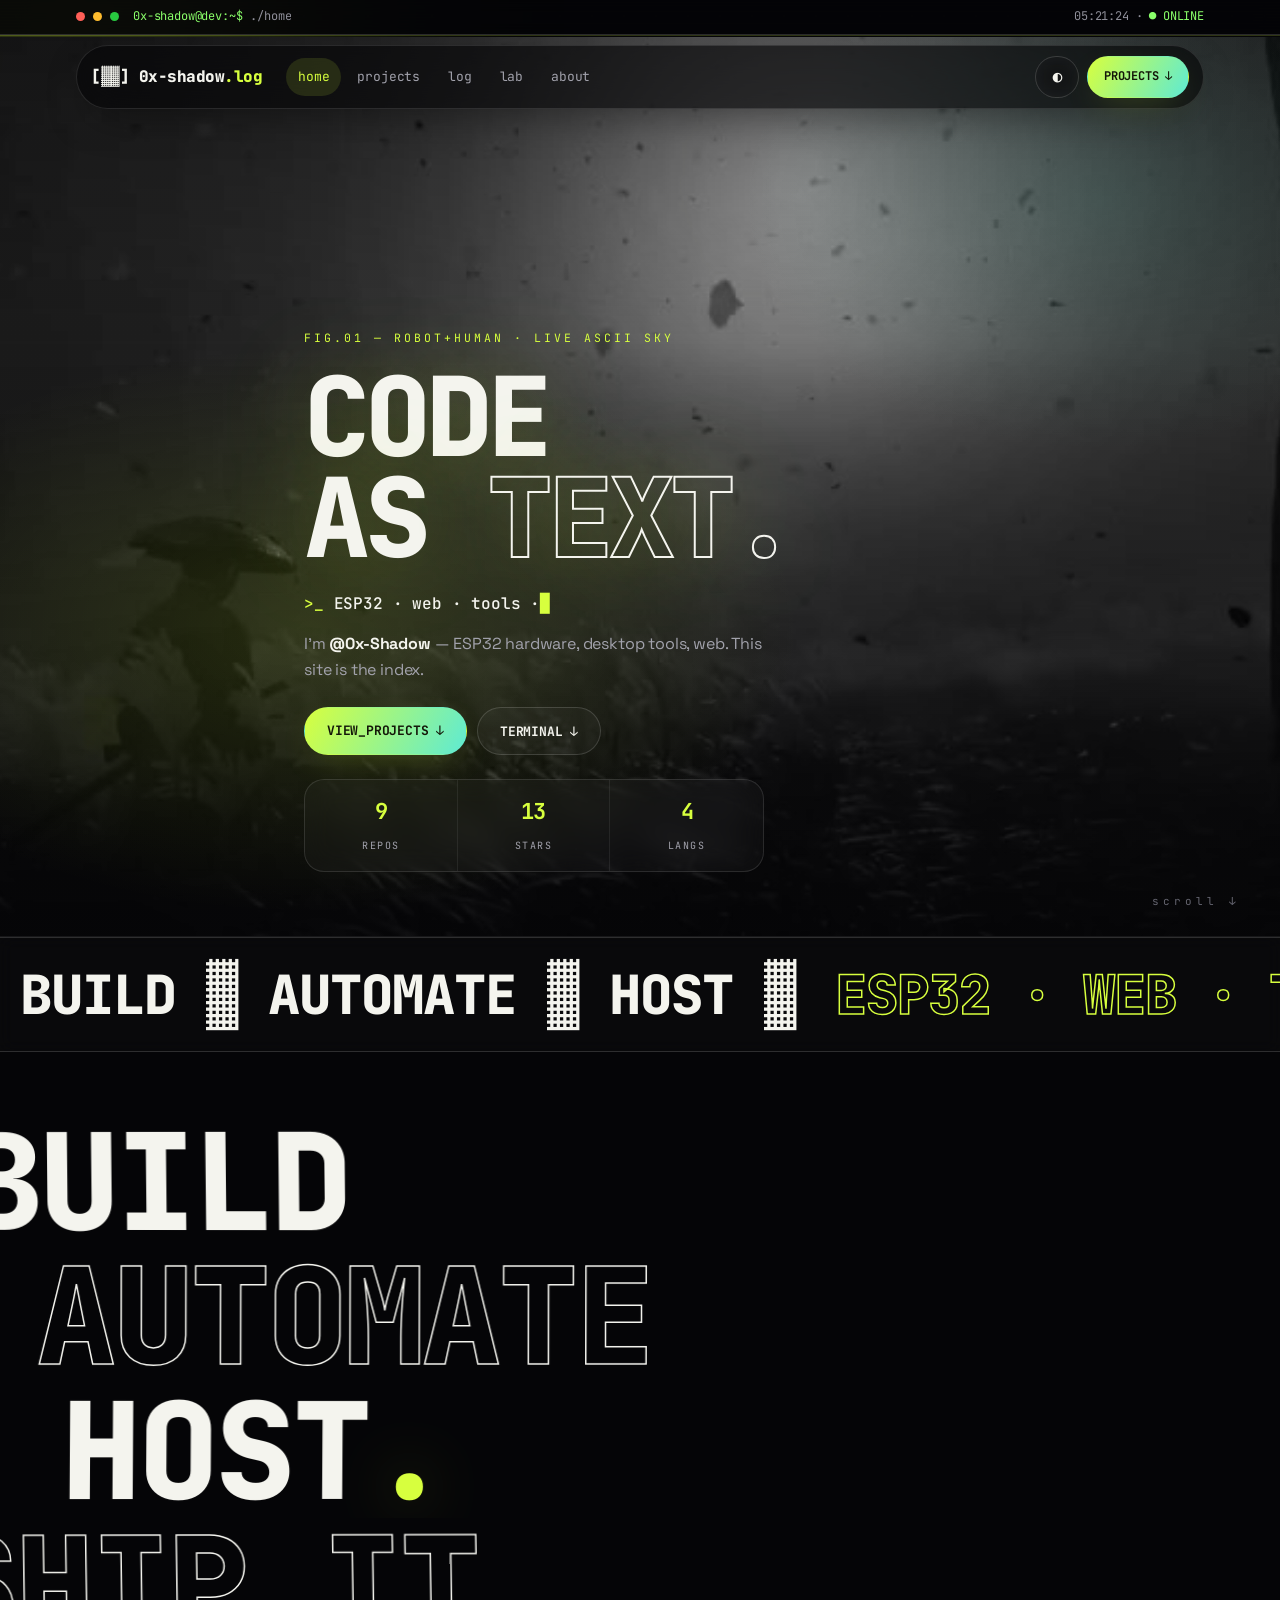
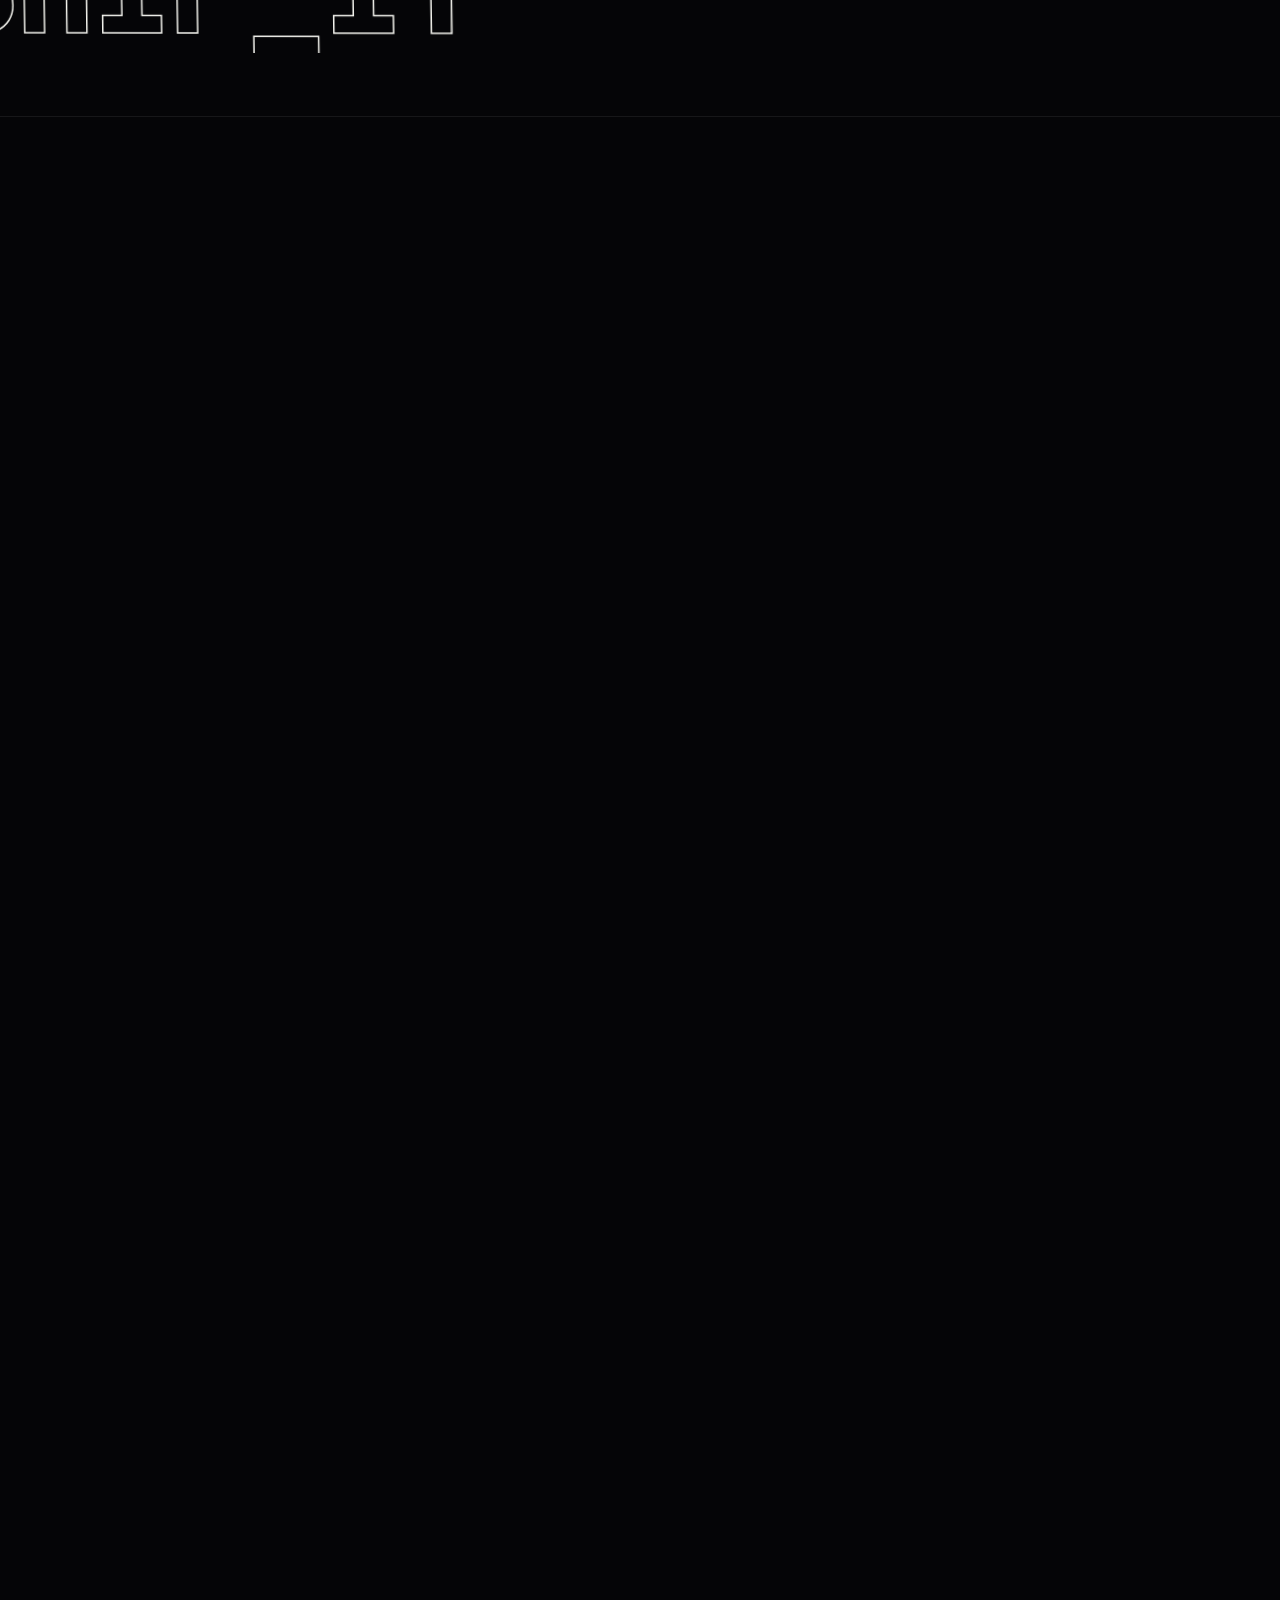
<file: index.html>
<!DOCTYPE html>
<html lang="en" data-theme="dark">
<head>
<meta charset="UTF-8" />
<meta name="viewport" content="width=device-width, initial-scale=1.0, viewport-fit=cover" />
<meta name="theme-color" content="#0a0a0b" />
<title>0x-shadow — code as text</title>
<meta name="description" content="0x-Shadow — projects + build log in ASCII. ESP32, tools, web." />
<meta property="og:title" content="0x-shadow — code as text" />
<meta property="og:description" content="Projects + build log by 0x-Shadow: ESP32 hardware, desktop tools, web." />
<meta property="og:type" content="website" />
<meta property="og:url" content="https://0x-shadow.github.io/Blog/" />
<meta name="twitter:card" content="summary_large_image" />
<meta name="twitter:title" content="0x-shadow — code as text" />
<meta name="twitter:description" content="Projects + build log by 0x-Shadow: ESP32 hardware, desktop tools, web." />
<meta property="og:image" content="https://0x-shadow.github.io/Blog/shots/crewtrack.jpg" />
<link rel="canonical" href="https://0x-shadow.github.io/Blog/" />
<link rel="preconnect" href="https://fonts.googleapis.com">
<link rel="preconnect" href="https://fonts.gstatic.com" crossorigin>
<link href="https://fonts.googleapis.com/css2?family=JetBrains+Mono:wght@400;500;700;800&family=Space+Grotesk:wght@400;500;600;700&display=swap" rel="stylesheet">
<link rel="stylesheet" href="styles.css?v=8.0.0" />
<link rel="icon" href="data:image/svg+xml,<svg xmlns='http://www.w3.org/2000/svg' viewBox='0 0 100 100'><text y='.9em' font-size='90'>▓</text></svg>">
<link rel="alternate" type="application/rss+xml" title="0x-shadow.log notes" href="feed.xml" />
<script type="application/ld+json">{"@context":"https://schema.org","@type":"Person","name":"0x-Shadow","url":"https://github.com/0x-Shadow","jobTitle":"Builder — ESP32, web, tools","knowsAbout":["ESP32","IoT","JavaScript","TypeScript","Python","C++"]}</script>
</head>
<body>
<a href="#main-content" class="skip-link">skip to content</a>
<div class="statusbar" role="status">
  <div class="statusbar-inner">
    <span class="dot dot-r"></span><span class="dot dot-y"></span><span class="dot dot-g"></span>
    <span class="status-user">0x-shadow@dev:~$</span>
    <span class="status-cmd">./home</span>
    <span class="status-right"><span id="clock">00:00:00</span> · <span class="ok">● ONLINE</span></span>
  </div>
</div>
<header class="nav">
  <div class="nav-inner">
    <a class="logo" href="index.html">[▓▓] 0x-shadow<span class="accent">.log</span></a>
    <nav class="nav-links" aria-label="primary">
      <a href="index.html" class="active">home</a>
      <a href="projects.html">projects</a>
      <a href="blog.html">log</a>
      <a href="lab.html">lab</a>
      <a href="about.html">about</a>
    </nav>
    <div class="nav-actions">
      <button id="themeBtn" class="btn btn-ghost btn-sm" title="toggle theme">◐</button>
      <a href="projects.html" class="btn btn-solid btn-sm">PROJECTS ↓</a> 
    </div>
    <button id="menuBtn" class="menu-btn" aria-label="open menu" aria-expanded="false">[=]</button>
  </div>
  <div id="mobileMenu" class="mobile-menu">
    <a href="index.html">→ home</a>
    <a href="projects.html">→ projects</a>
    <a href="blog.html">→ log</a>
    <a href="lab.html">→ lab</a>
    <a href="about.html">→ about</a>
  </div>
</header>
<main id="main-content">
  <section class="hero">
    <video class="hero-bg" loop muted playsinline preload="metadata" poster="shots/bg-poster.jpg" aria-hidden="true">
      <source src="shots/bg.mp4" type="video/mp4">
    </video>
    <div class="hero-scrim" aria-hidden="true"></div>
    <div class="hero-aura" aria-hidden="true"></div>
    <div class="hero-inner hero-single">
      <div class="hero-left reveal in tilt-hero">
        <div class="eyebrow">FIG.01 — ROBOT+HUMAN · LIVE ASCII SKY</div>
        <h1 class="hero-title">CODE<br>AS <span class="outline">TEXT.</span></h1>
        <p class="hero-sub"><span class="prompt">&gt;_</span> <span id="typewriter">ESP32 · web · tools · homelab</span><span class="caret">█</span></p>
        <p class="hero-desc">I'm <b>@0x-Shadow</b> — ESP32 hardware, desktop tools, web. This site is the index.</p>
        <div class="hero-cta">
          <a href="projects.html" class="btn btn-solid">VIEW_PROJECTS ↓</a>
          <button id="tryTerm" class="btn btn-ghost">TERMINAL ↓</button>
        </div>
        <div class="hero-stats">
          <div><b id="statRepos">–</b><span>repos</span></div>
          <div><b id="statStars">–</b><span>stars</span></div>
          <div><b id="statLangs">–</b><span>langs</span></div>
        </div>
      </div>
    </div>
    <div class="scroll-cue" aria-hidden="true">scroll ↓</div>
  </section>

  <section class="giant" aria-label="statement">
    <div class="giant-line" data-dir="-1"><span>BUILD</span></div>
    <div class="giant-line outline" data-dir="1"><span>AUTOMATE</span></div>
    <div class="giant-line" data-dir="-1"><span>HOST</span><span class="accent">.</span></div>
    <div class="giant-line outline" data-dir="1"><span>SHIP_IT</span></div>
  </section>

  <section class="section">
    <div class="section-head reveal">
      <div>
        <div class="sec-index">★ featured build</div>
        <h2 class="sec-title">CREW<span class="accent">TRACK</span></h2>
      </div>
      <a href="project.html?owner=0x-Shadow&repo=CrewTrack" class="btn btn-ghost btn-sm">README →</a>
    </div>
    <div class="spot reveal">
      <div class="spot-badge">▲ 80 · r/esp32</div>
      <div class="spot-main">
        <h3>€15 offline attendance terminal</h3>
        <p>Built for my father's electrical crew: tap RFID → ESP32 logs it. No cloud, no fees. 55K views.</p>
        <div class="spot-chips"><span>ESP32</span><span>RC522 RFID</span><span>ST7789 TFT</span><span>SD + CSV</span><span>WiFi dashboard</span><span>€12–18</span></div>
      </div>
      <div class="spot-actions">
        <a class="btn btn-solid btn-sm" href="https://github.com/0x-Shadow/CrewTrack" target="_blank" rel="noopener">SOURCE ↗</a>
      </div>
    </div>
  </section>

  <section class="section">
    <div class="section-head reveal">
      <div>
        <div class="sec-index">[01] ./projects</div>
        <h2 class="sec-title anzo-scrub">TOP<span class="accent">_3</span></h2>
      </div>
      <a href="projects.html" class="btn btn-ghost btn-sm">ALL →</a>
    </div>
    <div class="panel reveal"><div id="homeGrid" class="grid"></div></div>
  </section>

  <section class="section">
    <div class="section-head reveal">
      <div>
        <div class="sec-index">◉ now building — CrewTrack v1.1</div>
        <h2 class="sec-title">ROAD<span class="accent">MAP</span></h2>
      </div>
      <a href="project.html?owner=0x-Shadow&repo=CrewTrack" class="btn btn-ghost btn-sm">FOLLOW →</a>
    </div>
    <div class="panel reveal">
      <div class="panel-bar"><span>● ● ●</span><span>~/roadmap — straight from the README</span></div>
      <div class="roadmap">
        <div class="road-col"><b>NOW</b><span>Tap In / Tap Out</span><span>Hours-based report</span></div>
        <div class="road-col"><b>NEXT</b><span>Multi-site support</span><span>Overtime tracking</span></div>
        <div class="road-col"><b>LATER</b><span>BLE passive detection</span><span>MQTT sync</span></div>
      </div>
    </div>
  </section>

  <section class="section" id="playground">
    <div class="section-head reveal">
      <div>
        <div class="sec-index">✦ playground — it's alive, try it</div>
        <h2 class="sec-title">SAY<span class="accent">_HI</span></h2>
      </div>
    </div>
    <div class="panel reveal">
      <div class="panel-bar"><span>● ● ●</span><span>~/terminal — type <code>help</code></span></div>
      <div id="termLog" class="term-log" aria-live="polite"></div>
      <form id="termForm" class="term-form" autocomplete="off">
        <span class="prompt">&gt;_</span>
        <input id="termInput" placeholder="help" spellcheck="false" aria-label="terminal command" enterkeyhint="go" maxlength="60" />
      </form>
    </div>
  </section>

  <section class="section">
    <div class="section-head reveal">
      <div>
        <div class="sec-index">[02] ./build-log</div>
        <h2 class="sec-title anzo-scrub">LATE<span class="accent">ST</span></h2>
      </div>
      <a href="blog.html" class="btn btn-ghost btn-sm">ALL →</a>
    </div>
    <div id="homePosts" class="posts"></div>
  </section>

  <section class="section">
    <div class="section-head reveal">
      <div>
        <div class="sec-index">✦ work with me <span class="avail"><i></i>open for projects</span></div>
        <h2 class="sec-title">HAVE_SOMETHING<span class="accent">_TO_BUILD?</span></h2>
        <p class="sec-sub">Designed, built, shipped — by one person who answers fast.</p>
      </div>
    </div>
    <div class="hire reveal">
      <div class="hire-card"><b>01 / ESP32 + IoT</b><span>Gadgets that survive real life — sensors, RFID, dashboards, like CrewTrack.</span></div>
      <div class="hire-card"><b>02 / Websites</b><span>Fast pages for small business — menus, landing pages, portfolios.</span></div>
      <div class="hire-card"><b>03 / Small tools</b><span>Clipboard helpers, playgrounds, automations that save hours.</span></div>
      <a class="btn btn-solid" href="https://github.com/0x-Shadow/Blog/issues/new?title=Project%20inquiry&body=**What%20do%20you%20need%3F**%0A%0A**Budget%3A**%0A%0A**Deadline%3A**%0A%0A**Contact%3A**" target="_blank" rel="noopener">START_A_PROJECT ✎</a>
      <a class="btn btn-ghost" href="https://github.com/0x-Shadow" target="_blank" rel="noopener">START_ON_GITHUB ↗</a>
      <p class="hire-el" style="grid-column:1/-1">Φτιάχνω ιστοσελίδες, ηλεκτρονικά με ESP32 και μικρά εργαλεία — γρήγορα, οικονομικά, χωρίς συνδρομές. Πείτε μου τι θέλετε να φτιάξουμε.</p>
    </div>
  </section>

  <footer class="footer">
    <div class="footer-inner">
      <div class="footer-grid">
        <div class="f-brand">
          <a class="logo" href="index.html">[▓▓] 0x-shadow<span class="accent">.log</span></a>
          <p class="f-tag">code as text — esp32 · web · tools · homelab. built in public, from greece.</p>
          <div class="f-socials">
            <a class="f-social" href="https://github.com/0x-Shadow" target="_blank" rel="noopener">github ↗</a>
            <a class="f-social" href="https://www.reddit.com/user/Worth_Wedding2216/" target="_blank" rel="noopener">reddit ↗</a>
            <a class="f-social" href="feed.xml">rss ⌁</a>
          </div>
        </div>
        <div class="f-col">
          <h4>site</h4>
          <a href="index.html">home</a>
          <a href="projects.html">projects</a>
          <a href="blog.html">build log</a>
          <a href="lab.html">lab</a>
          <a href="about.html">about</a>
        </div>
        <div class="f-col">
          <h4>open</h4>
          <a href="https://github.com/0x-Shadow" target="_blank" rel="noopener">github ↗</a>
          <a href="https://github.com/0x-Shadow/Blog/issues" target="_blank" rel="noopener">issues ↗</a>
          <a href="feed.xml">feed.xml</a>
          <a href="sitemap.xml">sitemap.xml</a>
          <a id="statusLink" href="#" style="display:none">status ●</a>
        </div>
        <div class="f-col">
          <h4>meta</h4>
          <a href="robots.txt">robots.txt</a>
          <a href="LICENSE">LICENSE</a>
          <a href="404.html">404</a>
          <a href="#top">top ↑</a>
        </div>
      </div>
      <div class="footer-row"><span>© <span id="year"></span> 0x-shadow.log</span><span><a href="#top">top ↑</a> · <a href="https://github.com/0x-Shadow" target="_blank" rel="noopener">github ↗</a> · <a href="feed.xml">rss ⌁</a></span></div>
    </div>
  </footer>
</main>
<nav class="tabbar" aria-label="mobile">
  <a href="index.html" class="active">▓ home</a>
  <a href="projects.html">≡ projects</a>
  <a href="blog.html">✎ log</a>
  <a href="lab.html">◈ lab</a>
  <a href="about.html">◐ about</a>
</nav>
<div id="toast" class="toast" role="status"></div>
<script src="site.js?v=7.0.1"></script>
</body>
</html>
</file>
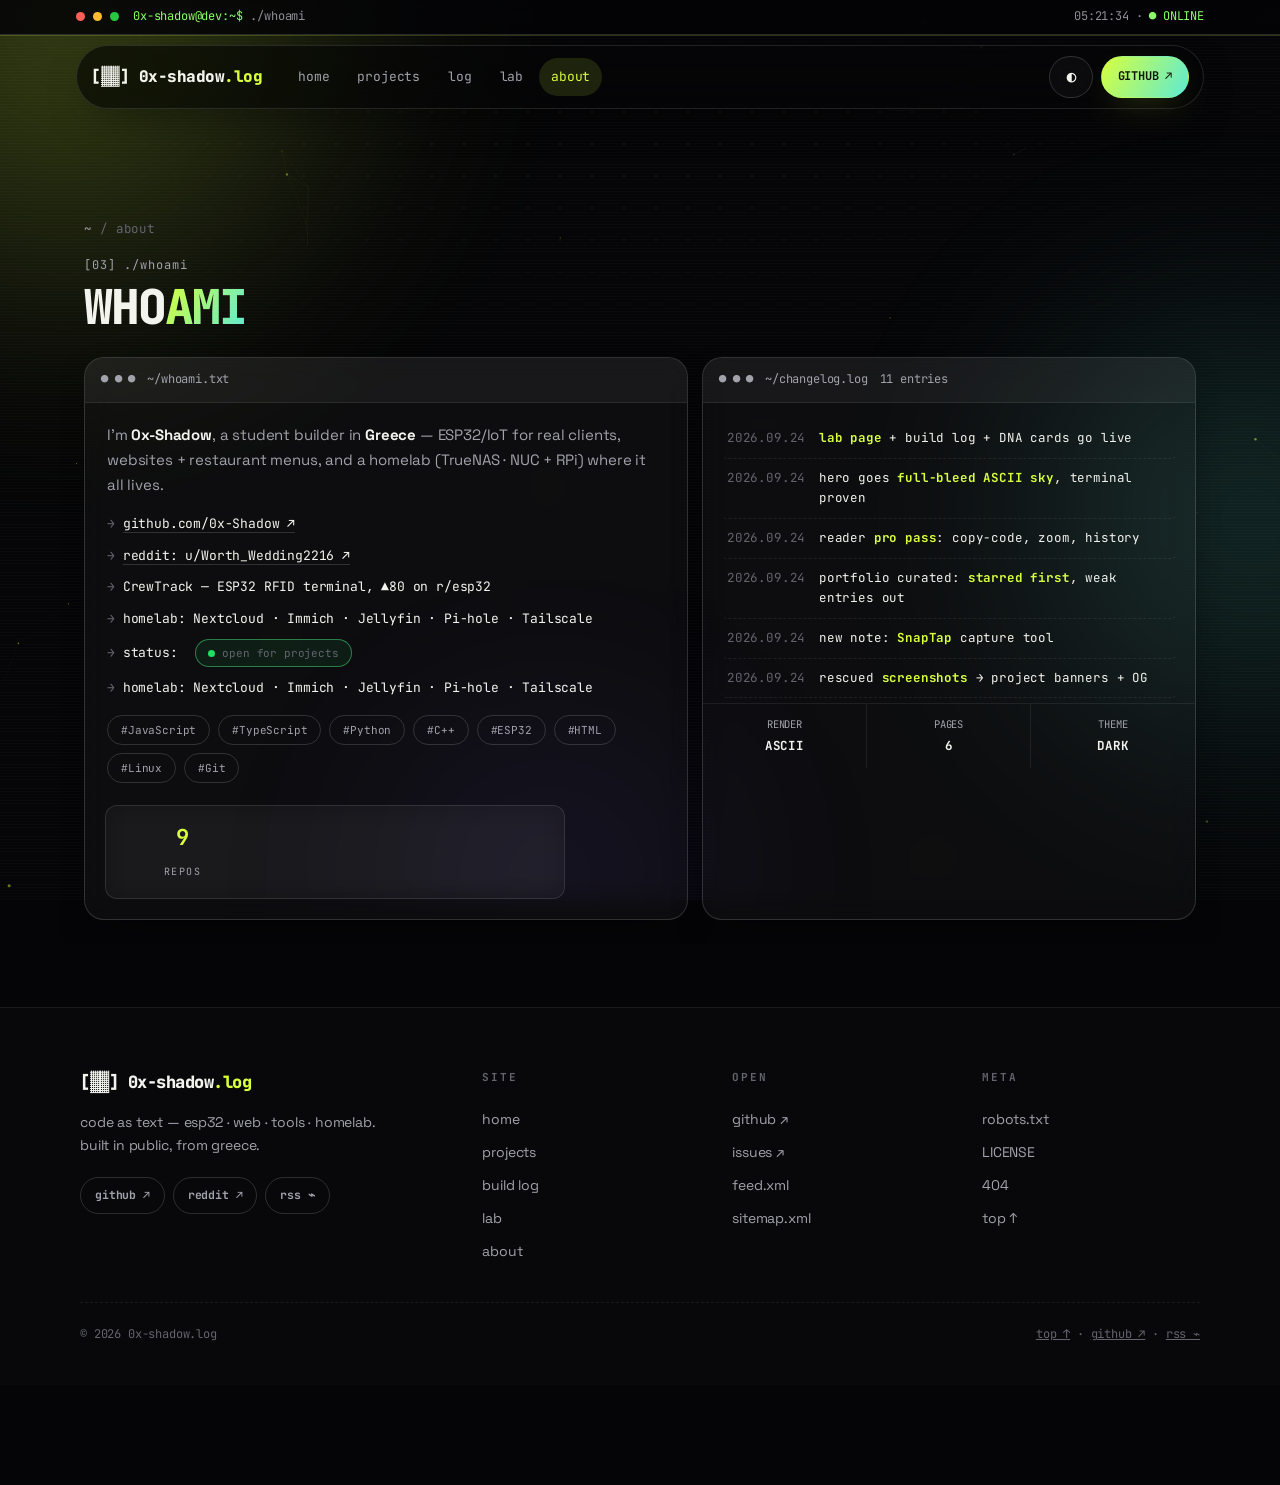
<file: about.html>
<!DOCTYPE html>
<html lang="en" data-theme="dark">
<head>
<meta charset="UTF-8" />
<meta name="viewport" content="width=device-width, initial-scale=1.0, viewport-fit=cover" />
<meta name="theme-color" content="#0a0a0b" />
<title>about — 0x-shadow.log</title>
<meta name="description" content="Who is 0x-Shadow: ESP32, homelab, web. Greece." />
<meta property="og:title" content="about — 0x-shadow.log" />
<meta property="og:description" content="0x-Shadow: student builder in Greece — ESP32, homelab, web." />
<meta property="og:type" content="website" />
<meta property="og:url" content="https://0x-shadow.github.io/Blog/about.html" />
<meta name="twitter:card" content="summary_large_image" />
<meta name="twitter:title" content="about — 0x-shadow.log" />
<meta name="twitter:description" content="0x-Shadow: student builder in Greece — ESP32, homelab, web." />
<meta property="og:image" content="https://0x-shadow.github.io/Blog/shots/crewtrack.jpg" />
<link rel="canonical" href="https://0x-shadow.github.io/Blog/about.html" />
<link rel="preconnect" href="https://fonts.googleapis.com">
<link rel="preconnect" href="https://fonts.gstatic.com" crossorigin>
<link href="https://fonts.googleapis.com/css2?family=JetBrains+Mono:wght@400;500;700;800&family=Space+Grotesk:wght@400;500;600;700&display=swap" rel="stylesheet">
<link rel="stylesheet" href="styles.css?v=8.0.0" />
<link rel="icon" href="data:image/svg+xml,<svg xmlns='http://www.w3.org/2000/svg' viewBox='0 0 100 100'><text y='.9em' font-size='90'>▓</text></svg>">
</head>
<body>
<a href="#main-content" class="skip-link">skip to content</a>
<div class="statusbar" role="status">
  <div class="statusbar-inner">
    <span class="dot dot-r"></span><span class="dot dot-y"></span><span class="dot dot-g"></span>
    <span class="status-user">0x-shadow@dev:~$</span>
    <span class="status-cmd">./whoami</span>
    <span class="status-right"><span id="clock">00:00:00</span> · <span class="ok">● ONLINE</span></span>
  </div>
</div>
<header class="nav">
  <div class="nav-inner">
    <a class="logo" href="index.html">[▓▓] 0x-shadow<span class="accent">.log</span></a>
    <nav class="nav-links" aria-label="primary">
      <a href="index.html">home</a>
      <a href="projects.html">projects</a>
      <a href="blog.html">log</a>
      <a href="lab.html">lab</a>
      <a href="about.html" class="active">about</a>
    </nav>
    <div class="nav-actions">
      <button id="themeBtn" class="btn btn-ghost btn-sm" title="toggle theme">◐</button>
      <a href="https://github.com/0x-Shadow" target="_blank" rel="noopener" class="btn btn-solid btn-sm">GITHUB ↗</a>
    </div>
    <button id="menuBtn" class="menu-btn" aria-label="open menu" aria-expanded="false">[=]</button>
  </div>
  <div id="mobileMenu" class="mobile-menu">
    <a href="index.html">→ home</a>
    <a href="projects.html">→ projects</a>
    <a href="blog.html">→ log</a>
    <a href="lab.html">→ lab</a>
    <a href="about.html">→ about</a>
  </div>
</header>
<main id="main-content">
  <section class="section">
    <div class="crumbs reveal in"><a href="index.html">~</a><span>/</span><span>about</span></div>
    <div class="section-head reveal in">
      <div>
        <div class="sec-index">[03] ./whoami</div>
        <h2 class="sec-title">WHO<span class="accent">AMI</span></h2>
      </div>
    </div>
    <div class="about-grid">
      <div class="panel about-card reveal in">
        <div class="panel-bar"><span>● ● ●</span><span>~/whoami.txt</span></div>
        <p>I'm <b>0x-Shadow</b>, a student builder in <b>Greece</b> — ESP32/IoT for real clients, websites + restaurant menus, and a homelab (TrueNAS · NUC + RPi) where it all lives.</p>
        <ul class="whoami-list">
          <li><span>→</span> <a href="https://github.com/0x-Shadow" target="_blank" rel="noopener">github.com/0x-Shadow ↗</a></li>
          <li><span>→</span> <a href="https://www.reddit.com/user/Worth_Wedding2216/" target="_blank" rel="noopener">reddit: u/Worth_Wedding2216 ↗</a></li>
          <li><span>→</span> CrewTrack — ESP32 RFID terminal, ▲80 on r/esp32</li>
          <li><span>→</span> homelab: Nextcloud · Immich · Jellyfin · Pi-hole · Tailscale</li>
          <li><span>→</span> status: <span class="avail"><i></i>open for projects</span></li>
          <li><span>→</span> homelab: Nextcloud · Immich · Jellyfin · Pi-hole · Tailscale</li>
        </ul>
        <div class="stack-row" id="stackRow"></div>
        <div class="hero-stats" id="aboutStats" style="margin:0 20px 20px;border-radius:12px"></div>
      </div>
      <div class="panel log-card reveal in">
        <div class="panel-bar"><span>● ● ●</span><span>~/changelog.log</span><span id="logCount"></span></div>
        <div id="changelog" class="changelog"></div>
        <div class="sysbox">
          <div>RENDER <b>ASCII</b></div>
          <div>PAGES <b>6</b></div>
          <div>THEME <b id="sysTheme">DARK</b></div>
        </div>
      </div>
    </div>
  </section>
  <footer class="footer">
    <div class="footer-inner">
      <div class="footer-grid">
        <div class="f-brand">
          <a class="logo" href="index.html">[▓▓] 0x-shadow<span class="accent">.log</span></a>
          <p class="f-tag">code as text — esp32 · web · tools · homelab. built in public, from greece.</p>
          <div class="f-socials">
            <a class="f-social" href="https://github.com/0x-Shadow" target="_blank" rel="noopener">github ↗</a>
            <a class="f-social" href="https://www.reddit.com/user/Worth_Wedding2216/" target="_blank" rel="noopener">reddit ↗</a>
            <a class="f-social" href="feed.xml">rss ⌁</a>
          </div>
        </div>
        <div class="f-col">
          <h4>site</h4>
          <a href="index.html">home</a>
          <a href="projects.html">projects</a>
          <a href="blog.html">build log</a>
          <a href="lab.html">lab</a>
          <a href="about.html">about</a>
        </div>
        <div class="f-col">
          <h4>open</h4>
          <a href="https://github.com/0x-Shadow" target="_blank" rel="noopener">github ↗</a>
          <a href="https://github.com/0x-Shadow/Blog/issues" target="_blank" rel="noopener">issues ↗</a>
          <a href="feed.xml">feed.xml</a>
          <a href="sitemap.xml">sitemap.xml</a>
          <a id="statusLink" href="#" style="display:none">status ●</a>
        </div>
        <div class="f-col">
          <h4>meta</h4>
          <a href="robots.txt">robots.txt</a>
          <a href="LICENSE">LICENSE</a>
          <a href="404.html">404</a>
          <a href="#top">top ↑</a>
        </div>
      </div>
      <div class="footer-row"><span>© <span id="year"></span> 0x-shadow.log</span><span><a href="#top">top ↑</a> · <a href="https://github.com/0x-Shadow" target="_blank" rel="noopener">github ↗</a> · <a href="feed.xml">rss ⌁</a></span></div>
    </div>
  </footer>
</main>
<nav class="tabbar" aria-label="mobile">
  <a href="index.html">▓ home</a>
  <a href="projects.html">≡ projects</a>
  <a href="blog.html">✎ log</a>
  <a href="lab.html">◈ lab</a>
  <a href="about.html" class="active">◐ about</a>
</nav>
<div id="toast" class="toast" role="status"></div>
<script src="site.js?v=7.0.1"></script>
</body>
</html>
</file>
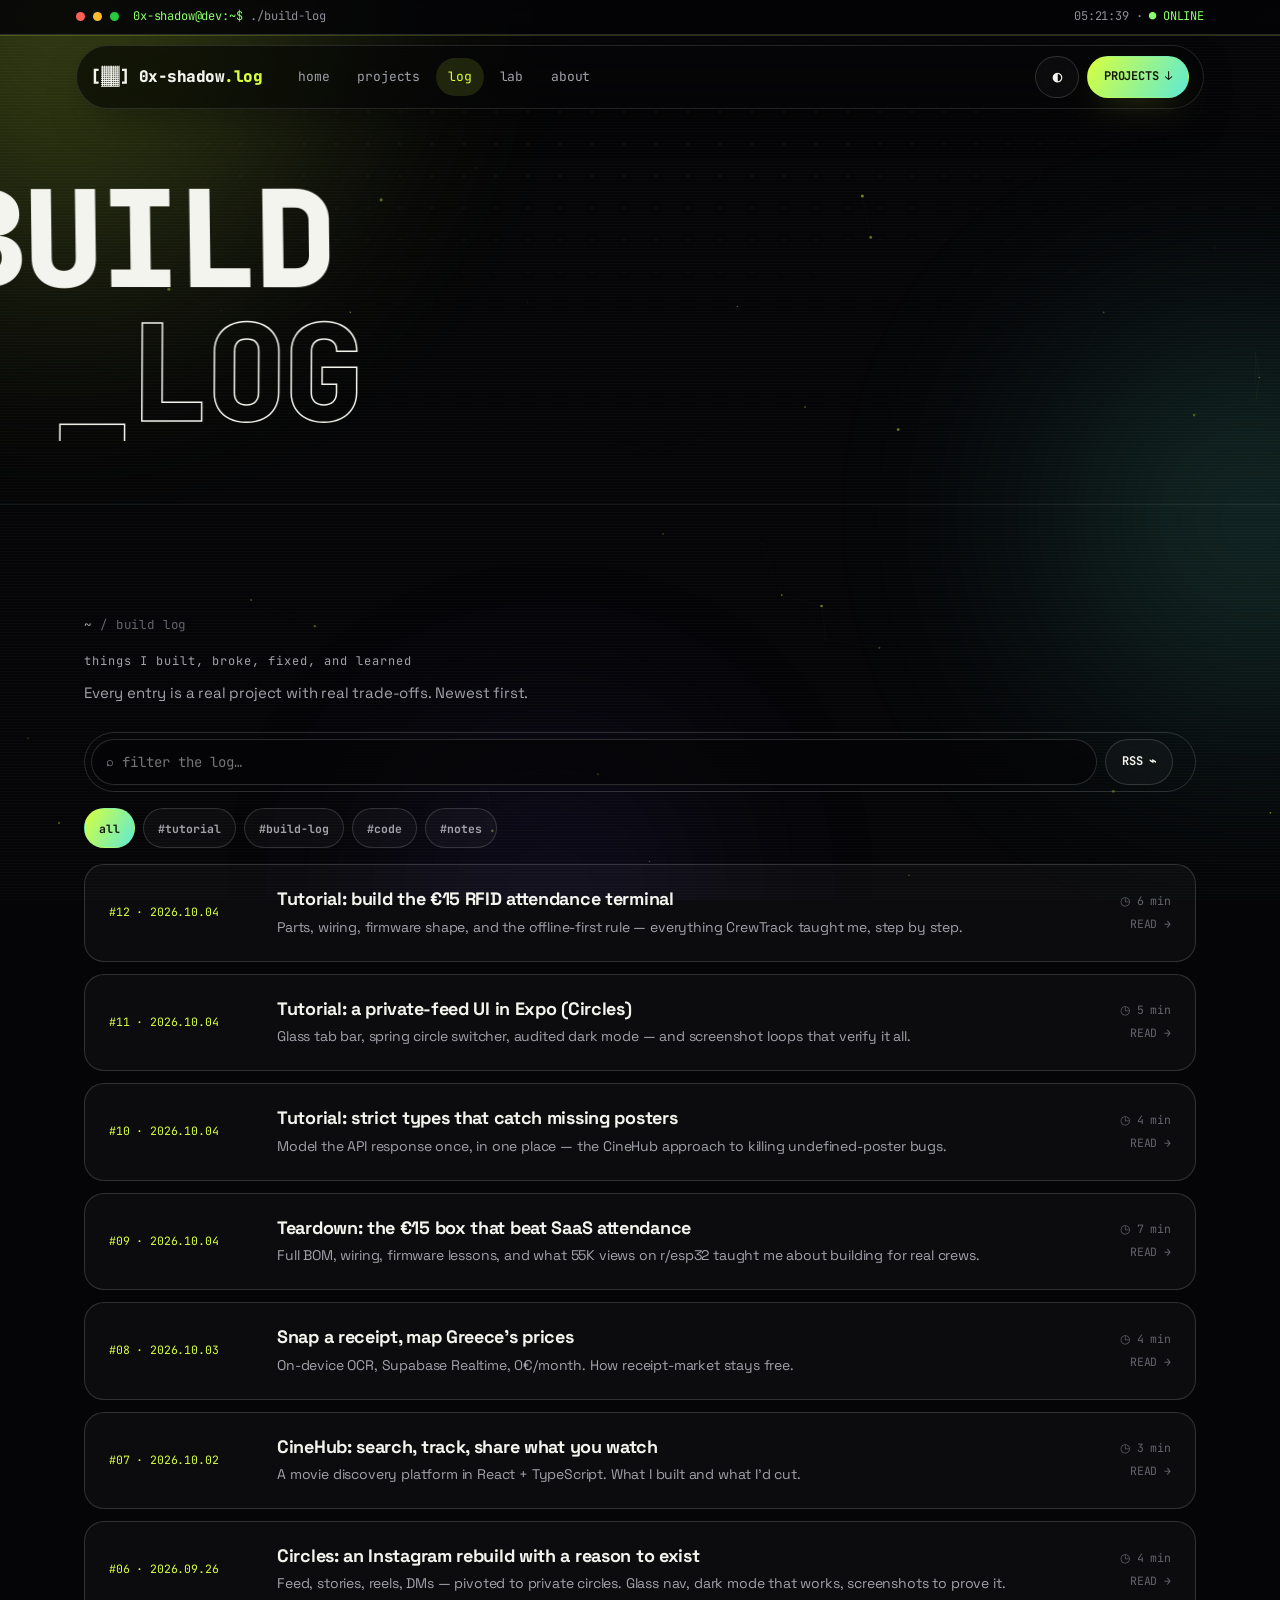
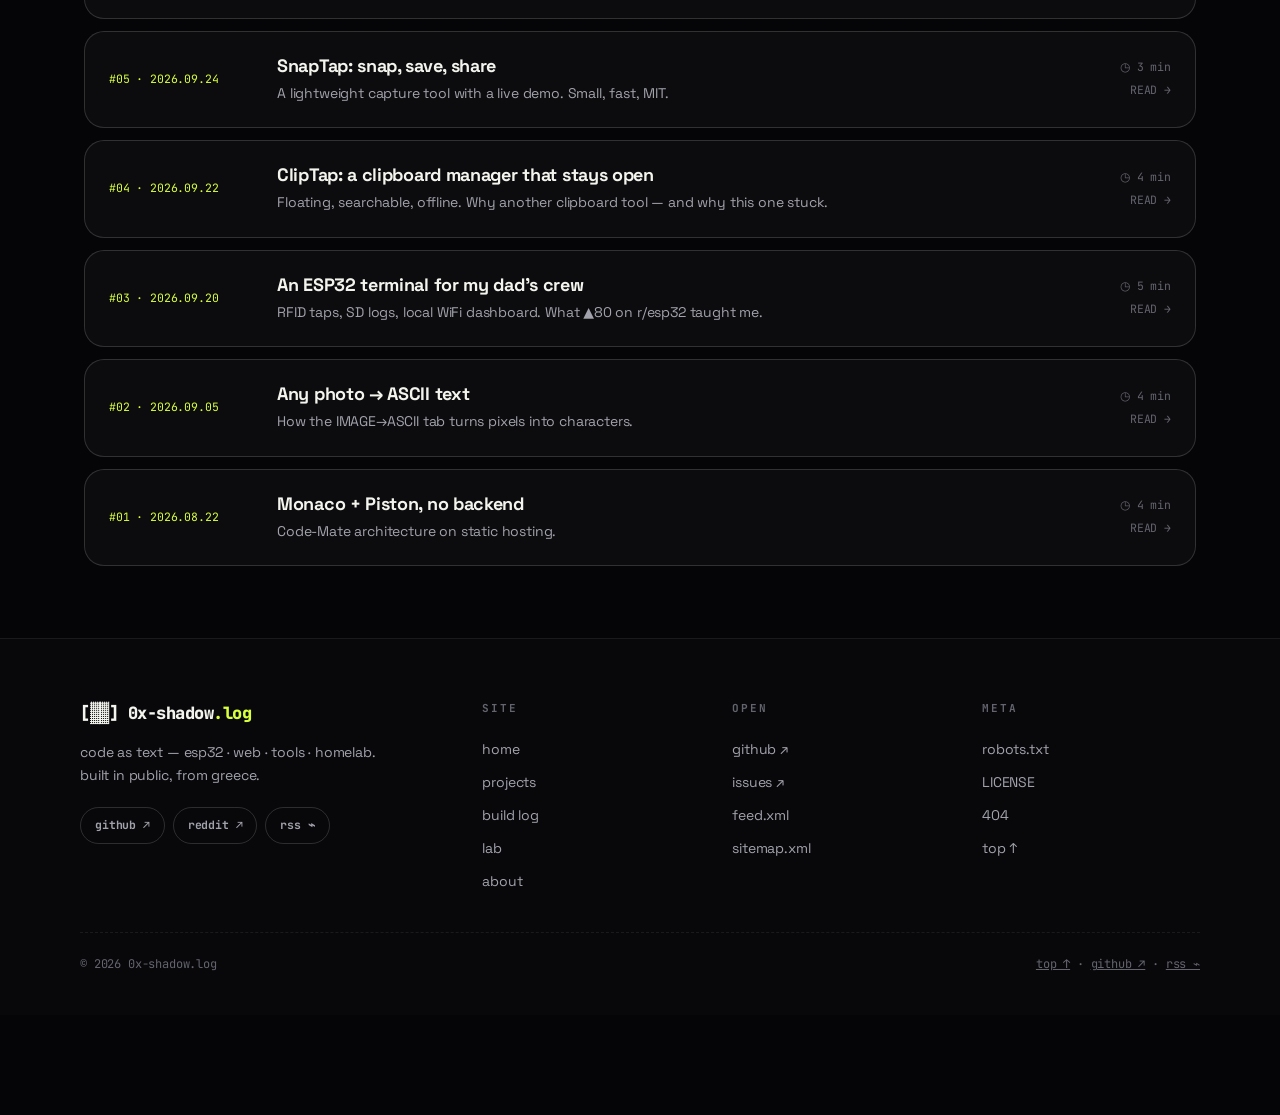
<file: blog.html>
<!DOCTYPE html>
<html lang="en" data-theme="dark">
<head>
<meta charset="UTF-8" />
<meta name="viewport" content="width=device-width, initial-scale=1.0, viewport-fit=cover" />
<meta name="theme-color" content="#0a0a0b" />
<title>build log — 0x-shadow.log</title>
<meta name="description" content="Things I built, broke, fixed, and learned. By 0x-Shadow." />
<meta property="og:title" content="build log — 0x-shadow.log" />
<meta property="og:description" content="Things I built, broke, fixed, and learned. By 0x-Shadow." />
<meta property="og:type" content="website" />
<meta property="og:url" content="https://0x-shadow.github.io/Blog/blog.html" />
<meta name="twitter:card" content="summary_large_image" />
<meta name="twitter:title" content="build log — 0x-shadow.log" />
<meta name="twitter:description" content="Things I built, broke, fixed, and learned. By 0x-Shadow." />
<meta property="og:image" content="https://0x-shadow.github.io/Blog/shots/crewtrack.jpg" />
<link rel="canonical" href="https://0x-shadow.github.io/Blog/blog.html" />
<link rel="preconnect" href="https://fonts.googleapis.com">
<link rel="preconnect" href="https://fonts.gstatic.com" crossorigin>
<link href="https://fonts.googleapis.com/css2?family=JetBrains+Mono:wght@400;500;700;800&family=Space+Grotesk:wght@400;500;600;700&display=swap" rel="stylesheet">
<link rel="stylesheet" href="styles.css?v=8.0.0" />
<link rel="icon" href="data:image/svg+xml,<svg xmlns='http://www.w3.org/2000/svg' viewBox='0 0 100 100'><text y='.9em' font-size='90'>▓</text></svg>">
<link rel="alternate" type="application/rss+xml" title="0x-shadow.log notes" href="feed.xml" />
</head>
<body>
<a href="#main-content" class="skip-link">skip to content</a>
<div class="statusbar" role="status">
  <div class="statusbar-inner">
    <span class="dot dot-r"></span><span class="dot dot-y"></span><span class="dot dot-g"></span>
    <span class="status-user">0x-shadow@dev:~$</span>
    <span class="status-cmd">./build-log</span>
    <span class="status-right"><span id="clock">00:00:00</span> · <span class="ok">● ONLINE</span></span>
  </div>
</div>
<header class="nav">
  <div class="nav-inner">
    <a class="logo" href="index.html">[▓▓] 0x-shadow<span class="accent">.log</span></a>
    <nav class="nav-links" aria-label="primary">
      <a href="index.html">home</a>
      <a href="projects.html">projects</a>
      <a href="blog.html" class="active">log</a>
      <a href="lab.html">lab</a>
      <a href="about.html">about</a>
    </nav>
    <div class="nav-actions">
      <button id="themeBtn" class="btn btn-ghost btn-sm" title="toggle theme">◐</button>
      <a href="projects.html" class="btn btn-solid btn-sm">PROJECTS ↓</a>
    </div>
    <button id="menuBtn" class="menu-btn" aria-label="open menu" aria-expanded="false">[=]</button>
  </div>
  <div id="mobileMenu" class="mobile-menu">
    <a href="index.html">→ home</a>
    <a href="projects.html">→ projects</a>
    <a href="blog.html">→ log</a>
    <a href="lab.html">→ lab</a>
    <a href="about.html">→ about</a>
  </div>
</header>
<main id="main-content">
  <section class="giant" aria-label="build log intro">
    <div class="giant-line" data-dir="-1"><span>BUILD</span></div>
    <div class="giant-line outline" data-dir="1"><span>_LOG</span></div>
  </section>
  <section class="section">
    <div class="crumbs reveal in"><a href="index.html">~</a><span>/</span><span>build log</span></div>
    <div class="section-head reveal in">
      <div>
        <div class="sec-index">things I built, broke, fixed, and learned</div>
        <p class="sec-sub">Every entry is a real project with real trade-offs. Newest first.</p>
      </div>
    </div>
    <div class="controls" style="border:1px solid var(--line2);border-radius:999px;margin-bottom:16px;padding:6px">
      <label class="field grow"><span>⌕</span><input id="postSearch" placeholder="filter the log…" autocomplete="off" enterkeyhint="search" /></label>
      <a href="feed.xml" class="btn btn-ghost btn-sm">RSS ⌁</a>
    </div>
    <div id="tagRow" class="tag-row"></div>
    <div id="postsList" class="posts"></div>
  </section>
  <footer class="footer">
    <div class="footer-inner">
      <div class="footer-grid">
        <div class="f-brand">
          <a class="logo" href="index.html">[▓▓] 0x-shadow<span class="accent">.log</span></a>
          <p class="f-tag">code as text — esp32 · web · tools · homelab. built in public, from greece.</p>
          <div class="f-socials">
            <a class="f-social" href="https://github.com/0x-Shadow" target="_blank" rel="noopener">github ↗</a>
            <a class="f-social" href="https://www.reddit.com/user/Worth_Wedding2216/" target="_blank" rel="noopener">reddit ↗</a>
            <a class="f-social" href="feed.xml">rss ⌁</a>
          </div>
        </div>
        <div class="f-col">
          <h4>site</h4>
          <a href="index.html">home</a>
          <a href="projects.html">projects</a>
          <a href="blog.html">build log</a>
          <a href="lab.html">lab</a>
          <a href="about.html">about</a>
        </div>
        <div class="f-col">
          <h4>open</h4>
          <a href="https://github.com/0x-Shadow" target="_blank" rel="noopener">github ↗</a>
          <a href="https://github.com/0x-Shadow/Blog/issues" target="_blank" rel="noopener">issues ↗</a>
          <a href="feed.xml">feed.xml</a>
          <a href="sitemap.xml">sitemap.xml</a>
          <a id="statusLink" href="#" style="display:none">status ●</a>
        </div>
        <div class="f-col">
          <h4>meta</h4>
          <a href="robots.txt">robots.txt</a>
          <a href="LICENSE">LICENSE</a>
          <a href="404.html">404</a>
          <a href="#top">top ↑</a>
        </div>
      </div>
      <div class="footer-row"><span>© <span id="year"></span> 0x-shadow.log</span><span><a href="#top">top ↑</a> · <a href="https://github.com/0x-Shadow" target="_blank" rel="noopener">github ↗</a> · <a href="feed.xml">rss ⌁</a></span></div>
    </div>
  </footer>
</main>
<nav class="tabbar" aria-label="mobile">
  <a href="index.html">▓ home</a>
  <a href="projects.html">≡ projects</a>
  <a href="blog.html" class="active">✎ log</a>
  <a href="lab.html">◈ lab</a>
  <a href="about.html">◐ about</a>
</nav>
<div id="toast" class="toast" role="status"></div>
<script src="site.js?v=7.0.1"></script>
</body>
</html>
</file>
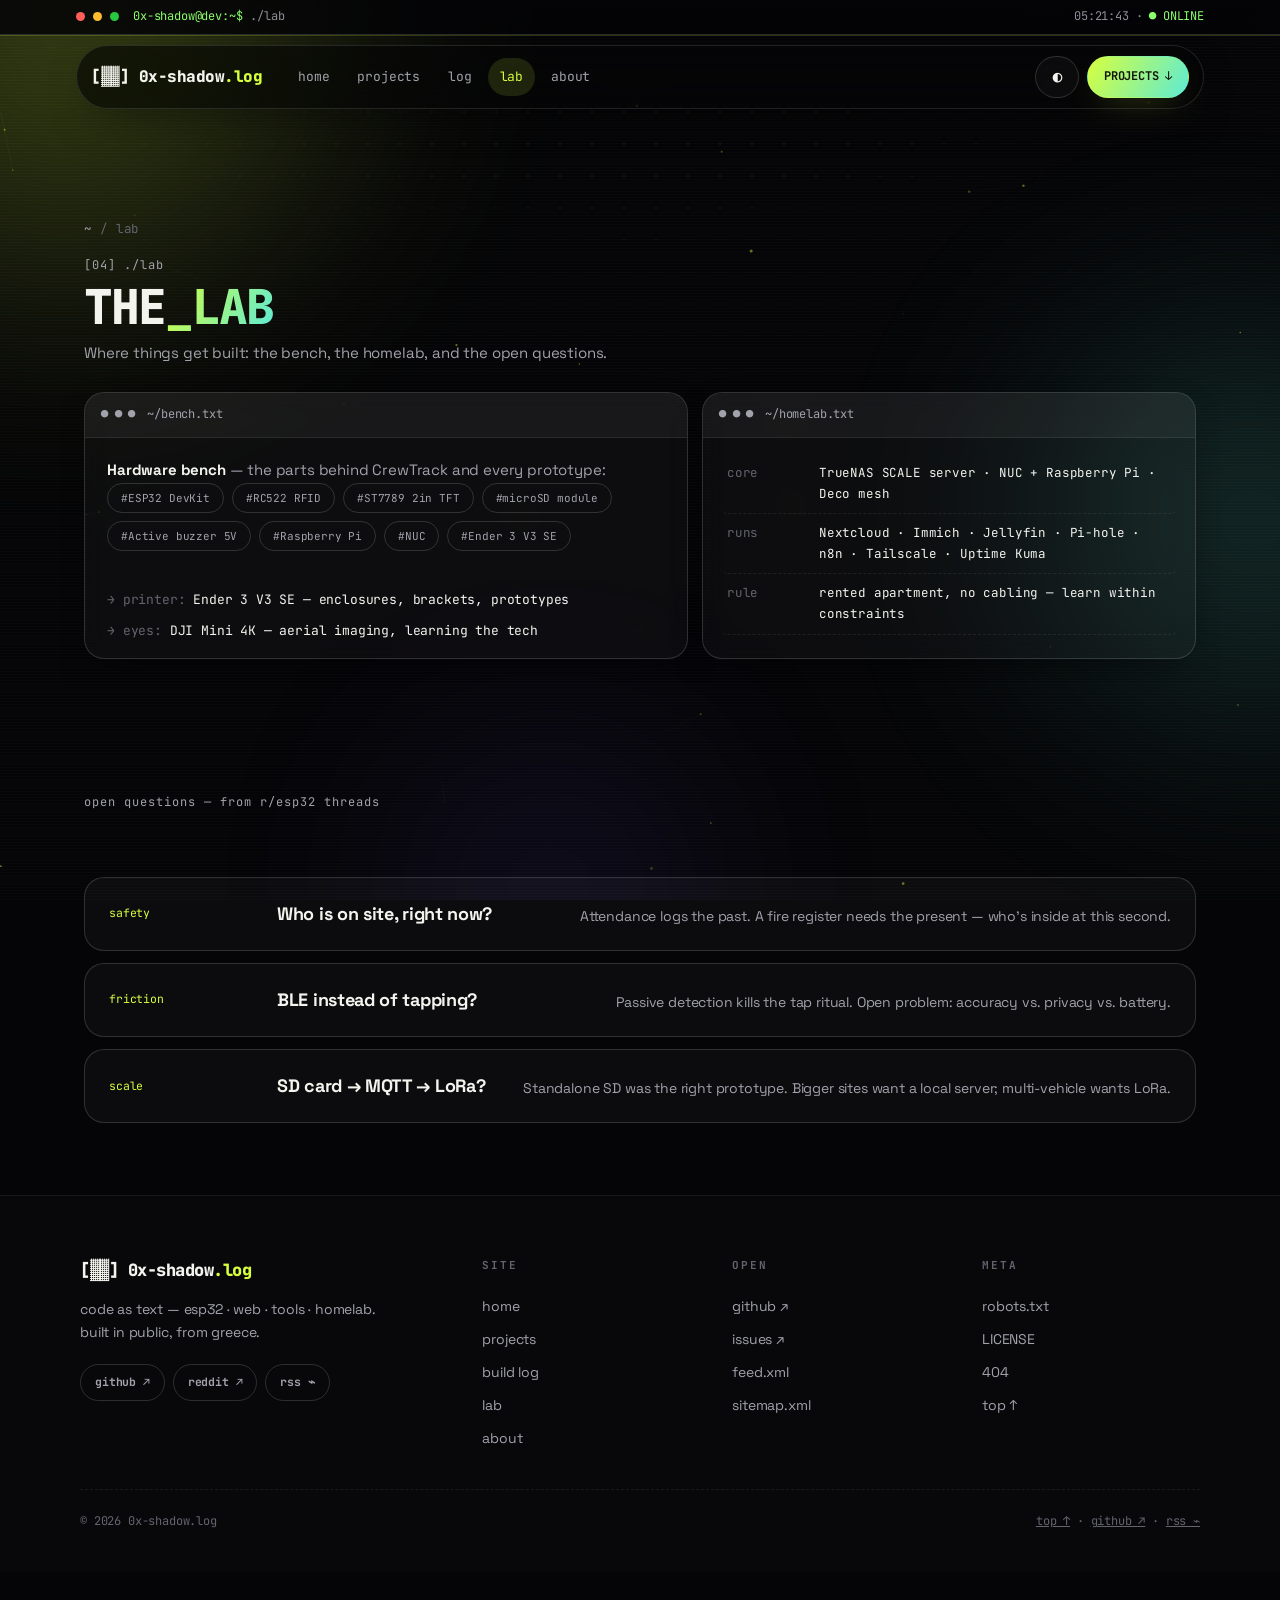
<file: lab.html>
<!DOCTYPE html>
<html lang="en" data-theme="dark">
<head>
<meta charset="UTF-8" />
<meta name="viewport" content="width=device-width, initial-scale=1.0, viewport-fit=cover" />
<meta name="theme-color" content="#0a0a0b" />
<title>lab — 0x-shadow.log</title>
<meta name="description" content="The lab: ESP32 bench, homelab, and open questions. 0x-Shadow." />
<meta property="og:title" content="lab — 0x-shadow.log" />
<meta property="og:description" content="ESP32 bench, homelab, and open questions." />
<meta property="og:type" content="website" />
<meta property="og:url" content="https://0x-shadow.github.io/Blog/lab.html" />
<meta name="twitter:card" content="summary_large_image" />
<meta name="twitter:title" content="lab — 0x-shadow.log" />
<meta name="twitter:description" content="ESP32 bench, homelab, and open questions." />
<meta property="og:image" content="https://0x-shadow.github.io/Blog/shots/crewtrack.jpg" />
<link rel="canonical" href="https://0x-shadow.github.io/Blog/lab.html" />
<link rel="preconnect" href="https://fonts.googleapis.com">
<link rel="preconnect" href="https://fonts.gstatic.com" crossorigin>
<link href="https://fonts.googleapis.com/css2?family=JetBrains+Mono:wght@400;500;700;800&family=Space+Grotesk:wght@400;500;600;700&display=swap" rel="stylesheet">
<link rel="stylesheet" href="styles.css?v=8.0.0" />
<link rel="icon" href="data:image/svg+xml,<svg xmlns='http://www.w3.org/2000/svg' viewBox='0 0 100 100'><text y='.9em' font-size='90'>▓</text></svg>">
</head>
<body>
<a href="#main-content" class="skip-link">skip to content</a>
<div class="statusbar" role="status">
  <div class="statusbar-inner">
    <span class="dot dot-r"></span><span class="dot dot-y"></span><span class="dot dot-g"></span>
    <span class="status-user">0x-shadow@dev:~$</span>
    <span class="status-cmd">./lab</span>
    <span class="status-right"><span id="clock">00:00:00</span> · <span class="ok">● ONLINE</span></span>
  </div>
</div>
<header class="nav">
  <div class="nav-inner">
    <a class="logo" href="index.html">[▓▓] 0x-shadow<span class="accent">.log</span></a>
    <nav class="nav-links" aria-label="primary">
      <a href="index.html">home</a>
      <a href="projects.html">projects</a>
      <a href="blog.html">log</a>
      <a href="lab.html" class="active">lab</a>
      <a href="about.html">about</a>
    </nav>
    <div class="nav-actions">
      <button id="themeBtn" class="btn btn-ghost btn-sm" title="toggle theme">◐</button>
      <a href="projects.html" class="btn btn-solid btn-sm">PROJECTS ↓</a>
    </div>
    <button id="menuBtn" class="menu-btn" aria-label="open menu" aria-expanded="false">[=]</button>
  </div>
  <div id="mobileMenu" class="mobile-menu">
    <a href="index.html">→ home</a>
    <a href="projects.html">→ projects</a>
    <a href="blog.html">→ log</a>
    <a href="lab.html">→ lab</a>
    <a href="about.html">→ about</a>
  </div>
</header>
<main id="main-content">
  <section class="section">
    <div class="crumbs reveal in"><a href="index.html">~</a><span>/</span><span>lab</span></div>
    <div class="section-head reveal in">
      <div>
        <div class="sec-index">[04] ./lab</div>
        <h2 class="sec-title">THE<span class="accent">_LAB</span></h2>
        <p class="sec-sub">Where things get built: the bench, the homelab, and the open questions.</p>
      </div>
    </div>
    <div class="about-grid">
      <div class="panel about-card reveal in">
        <div class="panel-bar"><span>● ● ●</span><span>~/bench.txt</span></div>
        <p><b>Hardware bench</b> — the parts behind CrewTrack and every prototype:</p>
        <div class="stack-row" id="benchRow"></div>
        <ul class="whoami-list">
          <li><span>→ printer:</span> Ender 3 V3 SE — enclosures, brackets, prototypes</li>
          <li><span>→ eyes:</span> DJI Mini 4K — aerial imaging, learning the tech</li>
        </ul>
      </div>
      <div class="panel log-card reveal in">
        <div class="panel-bar"><span>● ● ●</span><span>~/homelab.txt</span></div>
        <div class="changelog" style="max-height:none">
          <div class="cl-row"><time>core</time><span>TrueNAS SCALE server · NUC + Raspberry Pi · Deco mesh</span></div>
          <div class="cl-row"><time>runs</time><span>Nextcloud · Immich · Jellyfin · Pi-hole · n8n · Tailscale · Uptime Kuma</span></div>
          <div class="cl-row"><time>rule</time><span>rented apartment, no cabling — learn within constraints</span></div>
        </div>
      </div>
    </div>
  </section>
  <section class="section">
    <div class="section-head reveal">
      <div>
        <div class="sec-index">open questions — from r/esp32 threads</div>
        <h2 class="sec-title" style="font-size:clamp(22px,3.5vw,30px)">FIGURING<span class="accent">_OUT</span></h2>
      </div>
    </div>
    <div class="posts">
      <article class="post reveal"><span class="post-date">safety</span><h3>Who is on site, right now?</h3><p>Attendance logs the past. A fire register needs the present — who's inside at this second.</p></article>
      <article class="post reveal"><span class="post-date">friction</span><h3>BLE instead of tapping?</h3><p>Passive detection kills the tap ritual. Open problem: accuracy vs. privacy vs. battery.</p></article>
      <article class="post reveal"><span class="post-date">scale</span><h3>SD card → MQTT → LoRa?</h3><p>Standalone SD was the right prototype. Bigger sites want a local server; multi-vehicle wants LoRa.</p></article>
    </div>
  </section>
  <footer class="footer">
    <div class="footer-inner">
      <div class="footer-grid">
        <div class="f-brand">
          <a class="logo" href="index.html">[▓▓] 0x-shadow<span class="accent">.log</span></a>
          <p class="f-tag">code as text — esp32 · web · tools · homelab. built in public, from greece.</p>
          <div class="f-socials">
            <a class="f-social" href="https://github.com/0x-Shadow" target="_blank" rel="noopener">github ↗</a>
            <a class="f-social" href="https://www.reddit.com/user/Worth_Wedding2216/" target="_blank" rel="noopener">reddit ↗</a>
            <a class="f-social" href="feed.xml">rss ⌁</a>
          </div>
        </div>
        <div class="f-col">
          <h4>site</h4>
          <a href="index.html">home</a>
          <a href="projects.html">projects</a>
          <a href="blog.html">build log</a>
          <a href="lab.html">lab</a>
          <a href="about.html">about</a>
        </div>
        <div class="f-col">
          <h4>open</h4>
          <a href="https://github.com/0x-Shadow" target="_blank" rel="noopener">github ↗</a>
          <a href="https://github.com/0x-Shadow/Blog/issues" target="_blank" rel="noopener">issues ↗</a>
          <a href="feed.xml">feed.xml</a>
          <a href="sitemap.xml">sitemap.xml</a>
          <a id="statusLink" href="#" style="display:none">status ●</a>
        </div>
        <div class="f-col">
          <h4>meta</h4>
          <a href="robots.txt">robots.txt</a>
          <a href="LICENSE">LICENSE</a>
          <a href="404.html">404</a>
          <a href="#top">top ↑</a>
        </div>
      </div>
      <div class="footer-row"><span>© <span id="year"></span> 0x-shadow.log</span><span><a href="#top">top ↑</a> · <a href="https://github.com/0x-Shadow" target="_blank" rel="noopener">github ↗</a> · <a href="feed.xml">rss ⌁</a></span></div>
    </div>
  </footer>
</main>
<nav class="tabbar" aria-label="mobile">
  <a href="index.html">▓ home</a>
  <a href="projects.html">≡ projects</a>
  <a href="blog.html">✎ log</a>
  <a href="lab.html" class="active">◈ lab</a>
  <a href="about.html">◐ about</a>
</nav>
<div id="toast" class="toast" role="status"></div>
<script src="site.js?v=7.0.1"></script>
</body>
</html>
</file>
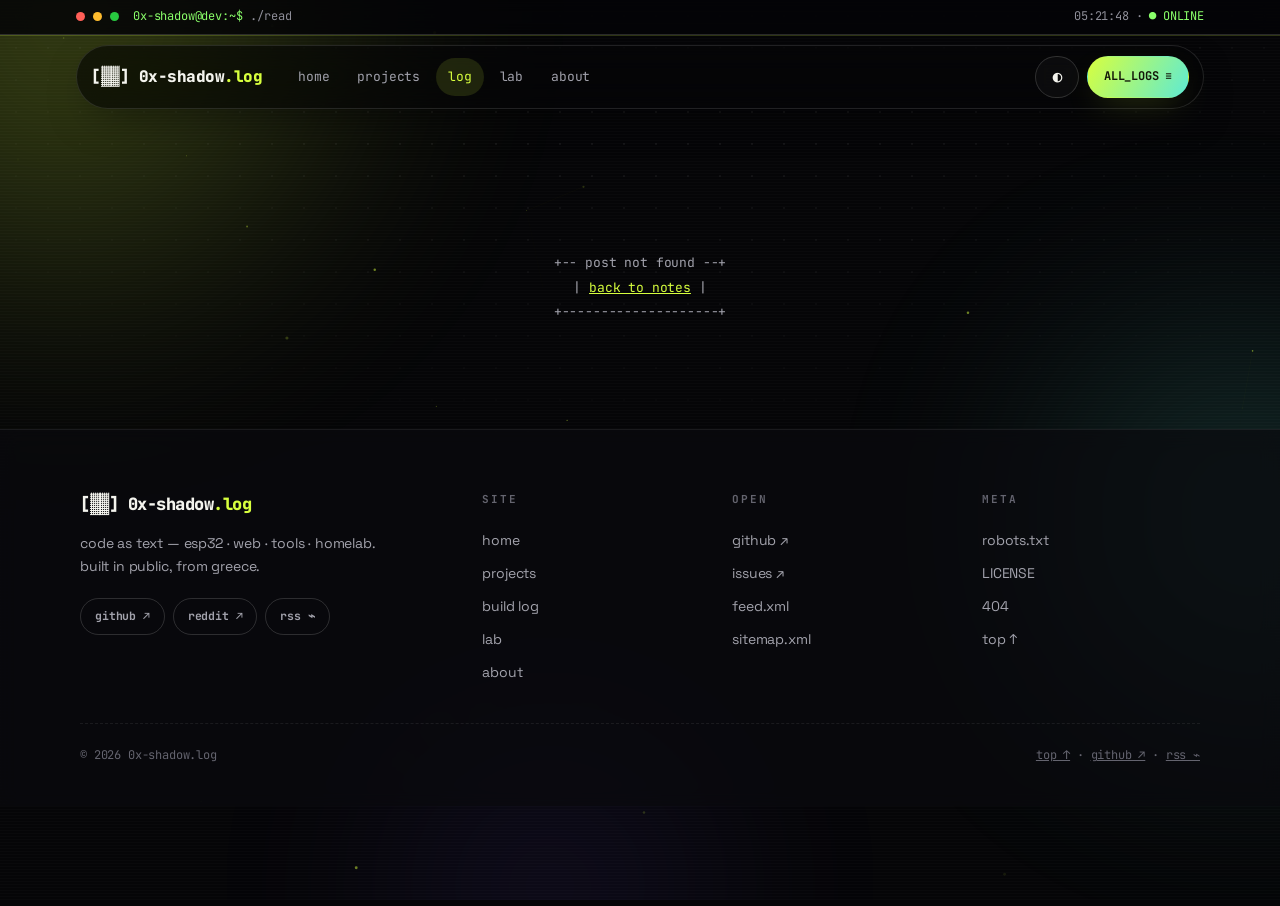
<file: post.html>
<!DOCTYPE html>
<html lang="en" data-theme="dark">
<head>
<meta charset="UTF-8" />
<meta name="viewport" content="width=device-width, initial-scale=1.0, viewport-fit=cover" />
<meta name="theme-color" content="#0a0a0b" />
<title>build log — 0x-shadow.log</title>
<meta name="description" content="A build log by 0x-Shadow." />
<meta property="og:title" content="build log — 0x-shadow.log" />
<meta property="og:description" content="A build log by 0x-Shadow." />
<meta property="og:type" content="article" />
<meta property="og:url" content="https://0x-shadow.github.io/Blog/post.html" />
<meta name="twitter:card" content="summary_large_image" />
<meta name="twitter:title" content="build log — 0x-shadow.log" />
<meta name="twitter:description" content="A build log by 0x-Shadow." />
<meta property="og:image" content="https://0x-shadow.github.io/Blog/shots/crewtrack.jpg" />
<link rel="canonical" href="https://0x-shadow.github.io/Blog/post.html" />
<link rel="preconnect" href="https://fonts.googleapis.com">
<link rel="preconnect" href="https://fonts.gstatic.com" crossorigin>
<link href="https://fonts.googleapis.com/css2?family=JetBrains+Mono:wght@400;500;700;800&family=Space+Grotesk:wght@400;500;600;700&display=swap" rel="stylesheet">
<link rel="stylesheet" href="styles.css?v=8.0.0" />
<link rel="icon" href="data:image/svg+xml,<svg xmlns='http://www.w3.org/2000/svg' viewBox='0 0 100 100'><text y='.9em' font-size='90'>▓</text></svg>">
</head>
<body>
<a href="#main-content" class="skip-link">skip to content</a>
<div id="progress" class="progress"></div>
<div class="statusbar" role="status">
  <div class="statusbar-inner">
    <span class="dot dot-r"></span><span class="dot dot-y"></span><span class="dot dot-g"></span>
    <span class="status-user">0x-shadow@dev:~$</span>
    <span class="status-cmd">./read</span>
    <span class="status-right"><span id="clock">00:00:00</span> · <span class="ok">● ONLINE</span></span>
  </div>
</div>
<header class="nav">
  <div class="nav-inner">
    <a class="logo" href="index.html">[▓▓] 0x-shadow<span class="accent">.log</span></a>
    <nav class="nav-links" aria-label="primary">
      <a href="index.html">home</a>
      <a href="projects.html">projects</a>
      <a href="blog.html" class="active">log</a>
      <a href="lab.html">lab</a>
      <a href="about.html">about</a>
    </nav>
    <div class="nav-actions">
      <button id="themeBtn" class="btn btn-ghost btn-sm" title="toggle theme">◐</button>
      <a href="blog.html" class="btn btn-solid btn-sm">ALL_LOGS ≡</a>
    </div>
    <button id="menuBtn" class="menu-btn" aria-label="open menu" aria-expanded="false">[=]</button>
  </div>
  <div id="mobileMenu" class="mobile-menu">
    <a href="index.html">→ home</a>
    <a href="projects.html">→ projects</a>
    <a href="blog.html">→ log</a>
    <a href="lab.html">→ lab</a>
    <a href="about.html">→ about</a>
  </div>
</header>
<main id="main-content">
  <section class="section narrow" id="postRoot">
    <div class="crumbs reveal in"><a href="index.html">~</a><span>/</span><a href="blog.html">build log</a><span>/</span><span>read</span></div>
    <div class="doc-head reveal in">
      <h1 id="postTitle" class="doc-title">loading…</h1>
      <div id="postMeta" class="post-meta"></div>
      <div class="doc-actions">
        <button class="btn btn-ghost btn-sm" data-share>SHARE ⧉</button>
      </div>
    </div>
    <article class="panel reveal in">
      <div class="panel-bar"><span>● ● ●</span><span>post.txt</span></div>
      <img id="postImage" class="doc-banner" style="display:none;margin:18px 18px 0" alt="" loading="lazy" />
      <div id="postBody" class="sheet-body md"></div>
    </article>
    <nav id="postPager" class="pager"></nav>
    <div class="section-head" style="margin-top:36px">
      <div>
        <div class="sec-index">keep reading</div>
        <h2 class="sec-title" style="font-size:clamp(22px,3.5vw,30px)">UP<span class="accent">_NEXT</span></h2>
      </div>
    </div>
    <div id="keepReading" class="posts"></div>
    <div class="section-head" style="margin-top:36px">
      <div>
        <div class="sec-index">comments via github</div>
        <h2 class="sec-title" style="font-size:clamp(22px,3.5vw,30px)">DIS<span class="accent">CUSS</span></h2>
      </div>
    </div>
    <div id="comments" class="comments"><!-- utterances: enable the app on 0x-Shadow/Blog to switch comments on --></div>
    <div class="discuss">thoughts? <a href="https://github.com/0x-Shadow/Blog/issues" target="_blank" rel="noopener">open an issue →</a></div>
  </section>
  <footer class="footer">
    <div class="footer-inner">
      <div class="footer-grid">
        <div class="f-brand">
          <a class="logo" href="index.html">[▓▓] 0x-shadow<span class="accent">.log</span></a>
          <p class="f-tag">code as text — esp32 · web · tools · homelab. built in public, from greece.</p>
          <div class="f-socials">
            <a class="f-social" href="https://github.com/0x-Shadow" target="_blank" rel="noopener">github ↗</a>
            <a class="f-social" href="https://www.reddit.com/user/Worth_Wedding2216/" target="_blank" rel="noopener">reddit ↗</a>
            <a class="f-social" href="feed.xml">rss ⌁</a>
          </div>
        </div>
        <div class="f-col">
          <h4>site</h4>
          <a href="index.html">home</a>
          <a href="projects.html">projects</a>
          <a href="blog.html">build log</a>
          <a href="lab.html">lab</a>
          <a href="about.html">about</a>
        </div>
        <div class="f-col">
          <h4>open</h4>
          <a href="https://github.com/0x-Shadow" target="_blank" rel="noopener">github ↗</a>
          <a href="https://github.com/0x-Shadow/Blog/issues" target="_blank" rel="noopener">issues ↗</a>
          <a href="feed.xml">feed.xml</a>
          <a href="sitemap.xml">sitemap.xml</a>
          <a id="statusLink" href="#" style="display:none">status ●</a>
        </div>
        <div class="f-col">
          <h4>meta</h4>
          <a href="robots.txt">robots.txt</a>
          <a href="LICENSE">LICENSE</a>
          <a href="404.html">404</a>
          <a href="#top">top ↑</a>
        </div>
      </div>
      <div class="footer-row"><span>© <span id="year"></span> 0x-shadow.log</span><span><a href="#top">top ↑</a> · <a href="https://github.com/0x-Shadow" target="_blank" rel="noopener">github ↗</a> · <a href="feed.xml">rss ⌁</a></span></div>
    </div>
  </footer>
</main>
<nav class="tabbar" aria-label="mobile">
  <a href="index.html">▓ home</a>
  <a href="projects.html">≡ projects</a>
  <a href="blog.html" class="active">✎ log</a>
  <a href="lab.html">◈ lab</a>
  <a href="about.html">◐ about</a>
</nav>
<div id="toast" class="toast" role="status"></div>
<script src="site.js?v=7.0.1"></script>
</body>
</html>
</file>
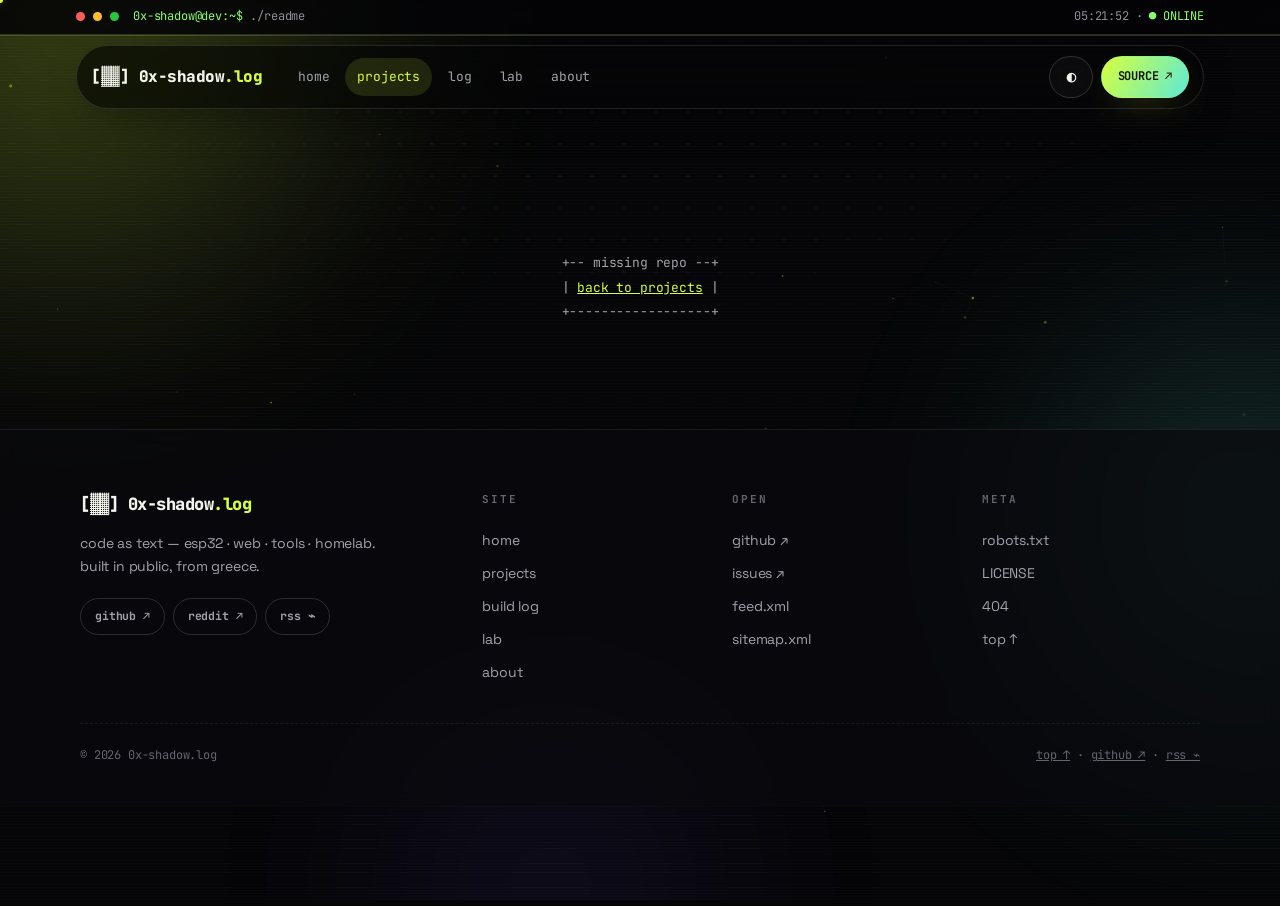
<file: project.html>
<!DOCTYPE html>
<html lang="en" data-theme="dark">
<head>
<meta charset="UTF-8" />
<meta name="viewport" content="width=device-width, initial-scale=1.0, viewport-fit=cover" />
<meta name="theme-color" content="#0a0a0b" />
<title>project — 0x-shadow.log</title>
<meta name="description" content="Project README by 0x-Shadow, rendered as text." />
<meta property="og:title" content="project — 0x-shadow.log" />
<meta property="og:description" content="Project README by 0x-Shadow, rendered as text." />
<meta property="og:type" content="article" />
<meta name="twitter:card" content="summary_large_image" />
<meta property="og:image" content="https://0x-shadow.github.io/Blog/shots/crewtrack.jpg" />
<link rel="preconnect" href="https://fonts.googleapis.com">
<link rel="preconnect" href="https://fonts.gstatic.com" crossorigin>
<link href="https://fonts.googleapis.com/css2?family=JetBrains+Mono:wght@400;500;700;800&family=Space+Grotesk:wght@400;500;600;700&display=swap" rel="stylesheet">
<link rel="stylesheet" href="styles.css?v=8.0.0" />
<link rel="icon" href="data:image/svg+xml,<svg xmlns='http://www.w3.org/2000/svg' viewBox='0 0 100 100'><text y='.9em' font-size='90'>▓</text></svg>">
</head>
<body>
<a href="#main-content" class="skip-link">skip to content</a>
<div id="progress" class="progress"></div>
<div class="statusbar" role="status">
  <div class="statusbar-inner">
    <span class="dot dot-r"></span><span class="dot dot-y"></span><span class="dot dot-g"></span>
    <span class="status-user">0x-shadow@dev:~$</span>
    <span class="status-cmd">./readme</span>
    <span class="status-right"><span id="clock">00:00:00</span> · <span class="ok">● ONLINE</span></span>
  </div>
</div>
<header class="nav">
  <div class="nav-inner">
    <a class="logo" href="index.html">[▓▓] 0x-shadow<span class="accent">.log</span></a>
    <nav class="nav-links" aria-label="primary">
      <a href="index.html">home</a>
      <a href="projects.html" class="active">projects</a>
      <a href="blog.html">log</a>
      <a href="lab.html">lab</a>
      <a href="about.html">about</a>
    </nav>
    <div class="nav-actions">
      <button id="themeBtn" class="btn btn-ghost btn-sm" title="toggle theme">◐</button>
      <a id="navSource" href="projects.html" class="btn btn-solid btn-sm">SOURCE ↗</a>
    </div>
    <button id="menuBtn" class="menu-btn" aria-label="open menu" aria-expanded="false">[=]</button>
  </div>
  <div id="mobileMenu" class="mobile-menu">
    <a href="index.html">→ home</a>
    <a href="projects.html">→ projects</a>
    <a href="blog.html">→ log</a>
    <a href="lab.html">→ lab</a>
    <a href="about.html">→ about</a>
  </div>
</header>
<main id="main-content">
  <section class="section" id="projectRoot">
    <div class="crumbs reveal in"><a href="index.html">~</a><span>/</span><a href="projects.html">projects</a><span>/</span><span id="crumbRepo">…</span></div>

    <div class="doc-hero reveal in">
      <div class="doc-kicker"><span class="pulse"></span><span>OPEN SOURCE · MIT-FRIENDLY</span></div>
      <h1 id="projectTitle" class="doc-title">loading…</h1>
      <p id="projectDesc" class="doc-desc"></p>
      <div id="projectMeta" class="sheet-meta"></div>
      <div id="projectTopics" class="topics" style="margin-top:10px"></div>
      <div id="dnaRow" class="dna-row"></div>
      <div id="projectStatus" style="margin-top:10px"></div>
      <div class="doc-actions">
        <a id="btnSource" class="btn btn-solid btn-sm" target="_blank" rel="noopener" href="projects.html">SOURCE ↗</a>
        <a id="btnLive" class="btn btn-ghost btn-sm" target="_blank" rel="noopener" href="projects.html">LIVE →</a>
        <a id="btnLog" class="btn btn-ghost btn-sm" href="blog.html" style="display:none">BUILD_LOG ✎</a>
        <button id="btnCopy" class="btn btn-ghost btn-sm" data-share>COPY_LINK ⧉</button>
      </div>
      <a id="bannerLink" href="#" target="_blank" rel="noopener" style="display:none"><img id="projectBanner" class="doc-banner" alt="" loading="lazy" /></a>
    </div>

    <div id="storyBox" class="story-box" style="display:none"></div>

    <div id="decisionsBox" class="story-box" style="display:none"></div>

    <div class="reader">
      <aside class="toc-wrap reveal in">
        <details class="toc-box" open>
          <summary>contents</summary>
          <nav id="toc" class="toc"></nav>
        </details>
      </aside>
      <article class="panel reveal in">
        <div class="panel-bar"><span>● ● ●</span><span>README.md</span><span class="api-status live">● RENDERED SAFE</span></div>
        <div id="readmeBody" class="sheet-body"><div class="md-skel"></div><div class="md-skel"></div><div class="md-skel"></div><div class="md-skel short"></div></div>
      </article>
    </div>

    <div class="hire-mini reveal">
      <div><b>Like this build?</b><span>I take on ESP32, web + tooling projects.</span></div>
      <a class="btn btn-solid btn-sm" href="https://github.com/0x-Shadow/Blog/issues/new?title=Project%20inquiry&body=**What%20do%20you%20need%3F**%0A%0A**Budget%3A**%0A%0A**Deadline%3A**%0A%0A**Contact%3A**" target="_blank" rel="noopener">START_A_PROJECT ✎</a>
      <a class="btn btn-ghost btn-sm" href="https://github.com/0x-Shadow" target="_blank" rel="noopener">GITHUB ↗</a>
    </div>

    <nav id="pager" class="pager"></nav>
    <div class="section-head reveal" style="margin-top:36px">
      <div>
        <div class="sec-index">more builds</div>
        <h2 class="sec-title" style="font-size:clamp(22px,3.5vw,30px)">KEE<span class="accent">P_GOING</span></h2>
      </div>
    </div>
    <div class="panel reveal"><div id="moreGrid" class="grid"></div></div>
  </section>
  <footer class="footer">
    <div class="footer-inner">
      <div class="footer-grid">
        <div class="f-brand">
          <a class="logo" href="index.html">[▓▓] 0x-shadow<span class="accent">.log</span></a>
          <p class="f-tag">code as text — esp32 · web · tools · homelab. built in public, from greece.</p>
          <div class="f-socials">
            <a class="f-social" href="https://github.com/0x-Shadow" target="_blank" rel="noopener">github ↗</a>
            <a class="f-social" href="https://www.reddit.com/user/Worth_Wedding2216/" target="_blank" rel="noopener">reddit ↗</a>
            <a class="f-social" href="feed.xml">rss ⌁</a>
          </div>
        </div>
        <div class="f-col">
          <h4>site</h4>
          <a href="index.html">home</a>
          <a href="projects.html">projects</a>
          <a href="blog.html">build log</a>
          <a href="lab.html">lab</a>
          <a href="about.html">about</a>
        </div>
        <div class="f-col">
          <h4>open</h4>
          <a href="https://github.com/0x-Shadow" target="_blank" rel="noopener">github ↗</a>
          <a href="https://github.com/0x-Shadow/Blog/issues" target="_blank" rel="noopener">issues ↗</a>
          <a href="feed.xml">feed.xml</a>
          <a href="sitemap.xml">sitemap.xml</a>
          <a id="statusLink" href="#" style="display:none">status ●</a>
        </div>
        <div class="f-col">
          <h4>meta</h4>
          <a href="robots.txt">robots.txt</a>
          <a href="LICENSE">LICENSE</a>
          <a href="404.html">404</a>
          <a href="#top">top ↑</a>
        </div>
      </div>
      <div class="footer-row"><span>© <span id="year"></span> 0x-shadow.log</span><span><a href="#top">top ↑</a> · <a href="https://github.com/0x-Shadow" target="_blank" rel="noopener">github ↗</a> · <a href="feed.xml">rss ⌁</a></span></div>
    </div>
  </footer>
</main>
<nav class="tabbar" aria-label="mobile">
  <a href="index.html">▓ home</a>
  <a href="projects.html" class="active">≡ projects</a>
  <a href="blog.html">✎ log</a>
  <a href="lab.html">◈ lab</a>
  <a href="about.html">◐ about</a>
</nav>
<div id="toast" class="toast" role="status"></div>
<script src="site.js?v=7.0.1"></script>
</body>
</html>
</file>
<file: styles.css>
/* DESIGN SYSTEM v8 — "log terminal, nebula-grade"
   JetBrains Mono display + Space Grotesk body · lime accent, mint gradient
   Ambient aurora + particle field (injected by site.js) · reduced-motion respected */

:root{
  --bg:#050507; --bg2:#0a0a0e;
  --panel:rgba(255,255,255,.032); --panel2:rgba(255,255,255,.058);
  --ink:#f4f4ee; --dim:#a2a2ac; --faint:#64646f;
  --line:rgba(255,255,255,.075); --line2:rgba(255,255,255,.15);
  --accent:#d7ff3e; --accent-2:#5eead4; --accent-ink:#131708; --accent-text:#d7ff3e;
  --accent-glow:rgba(215,255,62,.26);
  --danger:#ff6b6b;
  --mono:"JetBrains Mono",ui-monospace,Menlo,monospace;
  --sans:"Space Grotesk",system-ui,-apple-system,sans-serif;
  --max:1160px; --r:20px; --r-sm:12px;
  --ease:cubic-bezier(.22,.68,.16,1); --spring:cubic-bezier(.34,1.4,.36,1);
  --shadow:0 30px 70px -30px rgba(0,0,0,.9);
  --shadow-sm:0 14px 40px -18px rgba(0,0,0,.65);
  --hairline:1px solid var(--line);
  --grid-dot:rgba(255,255,255,.055);
  --chevron:url("data:image/svg+xml,%3Csvg xmlns='http://www.w3.org/2000/svg' width='10' height='6' viewBox='0 0 10 6'%3E%3Cpath d='M1 1l4 4 4-4' stroke='%238a8a95' stroke-width='1.5' fill='none' stroke-linecap='round'/%3E%3C/svg%3E");
}
[data-theme="light"]{
  --bg:#f4f3ec; --bg2:#eae8de;
  --panel:rgba(255,255,255,.6); --panel2:rgba(255,255,255,.88);
  --ink:#151512; --dim:#55554e; --faint:#9a9a90;
  --line:rgba(20,20,15,.09); --line2:rgba(20,20,15,.18);
  --accent:#a3e635; --accent-2:#2dd4bf; --accent-ink:#131708; --accent-text:#4d7c0f;
  --accent-glow:rgba(163,230,53,.3);
  --shadow:0 30px 60px -30px rgba(50,50,20,.3);
  --shadow-sm:0 14px 36px -20px rgba(50,50,20,.22);
  --grid-dot:rgba(20,20,15,.07);
}
*{box-sizing:border-box;margin:0;padding:0;-webkit-tap-highlight-color:transparent}
html{scroll-behavior:smooth;scroll-padding-top:120px}
body{background:var(--bg);color:var(--ink);font-family:var(--sans);font-size:16.5px;line-height:1.65;
  letter-spacing:-.01em;overflow-x:hidden;overflow-x:clip;
  -webkit-font-smoothing:antialiased;text-rendering:optimizeLegibility;
  transition:background .35s var(--ease),color .35s var(--ease)}
main{position:relative;z-index:1;padding-bottom:100px}
::selection{background:var(--accent);color:var(--accent-ink)}
a{color:inherit}
code{font-family:var(--mono);font-size:.84em;background:var(--panel2);border:var(--hairline);border-radius:6px;padding:.14em .5em}
.hidden{display:none!important}
.skip-link{position:absolute;top:-100px;left:16px;z-index:999;background:var(--accent);color:var(--accent-ink);font-family:var(--mono);font-size:13px;font-weight:700;padding:12px 20px;border-radius:0 0 12px 12px;transition:top .2s var(--ease);text-decoration:none}
.skip-link:focus{top:0}
:focus-visible{outline:2px solid var(--accent);outline-offset:3px;border-radius:6px}
.accent{color:var(--accent-text)}
img{max-width:100%}

/* ── ambient layer (injected by site.js) ── */
.ambient{position:fixed;inset:0;z-index:-2;pointer-events:none;overflow:hidden}
.ambient .orb{position:absolute;border-radius:50%;filter:blur(110px);will-change:transform}
.orb-a{width:52vmax;height:52vmax;top:-18vmax;left:-14vmax;opacity:.3;
  background:radial-gradient(circle at 35% 35%,var(--accent),transparent 65%);
  animation:orbA 30s ease-in-out infinite alternate}
.orb-b{width:44vmax;height:44vmax;top:32%;right:-16vmax;opacity:.22;
  background:radial-gradient(circle at 60% 40%,var(--accent-2),transparent 65%);
  animation:orbB 36s ease-in-out infinite alternate}
.orb-c{width:38vmax;height:38vmax;bottom:-18vmax;left:24%;opacity:.16;
  background:radial-gradient(circle at 50% 50%,#7c5cff,transparent 65%);
  animation:orbC 42s ease-in-out infinite alternate}
[data-theme="light"] .ambient .orb{opacity:.16}
[data-theme="light"] .orb-b{opacity:.12}
[data-theme="light"] .orb-c{opacity:.09}
@keyframes orbA{to{transform:translate(11vmax,9vmax) scale(1.15)}}
@keyframes orbB{to{transform:translate(-13vmax,7vmax) scale(.92)}}
@keyframes orbC{to{transform:translate(9vmax,-11vmax) scale(1.2)}}
body.is-scrolling .ambient .orb{animation-play-state:paused}
.ambient .gridlayer{position:absolute;inset:0;
  background-image:radial-gradient(var(--grid-dot) 1px,transparent 1.4px);
  background-size:32px 32px;
  -webkit-mask-image:radial-gradient(ellipse 90% 70% at 50% 0%,#000 25%,transparent 78%);
  mask-image:radial-gradient(ellipse 90% 70% at 50% 0%,#000 25%,transparent 78%)}
.ambient .scan{position:absolute;inset:0;
  background:repeating-linear-gradient(0deg,rgba(255,255,255,.02) 0 1px,transparent 1px 3px)}
[data-theme="light"] .ambient .scan{display:none}
#field{position:fixed;inset:0;z-index:-1;width:100vw;height:100vh;pointer-events:none}

/* custom cursor dot + ring (complements the lime glow orb) */
.cursor-dot,.cursor-ring{position:fixed;top:0;left:0;z-index:9999;pointer-events:none;border-radius:50%}
.cursor-dot{width:6px;height:6px;background:var(--accent);box-shadow:0 0 10px var(--accent-glow)}
.cursor-ring{width:34px;height:34px;border:1.5px solid color-mix(in srgb,var(--accent) 70%,transparent);
  transition:width .25s var(--ease),height .25s var(--ease),border-color .25s var(--ease)}
.cursor-ring.hovering{width:54px;height:54px;border-color:var(--accent-2)}
@media (hover:none),(pointer:coarse){.cursor-dot,.cursor-ring{display:none}}

/* motion primitives — single orchestrator reads .reveal */
.reveal{opacity:0;transform:translateY(28px);filter:blur(6px);
  transition:opacity .9s var(--ease),transform .9s var(--ease),filter .9s var(--ease)}
.reveal.in{opacity:1;transform:none;filter:none}
.card,.post,.spot,.hire-card,.panel,.quick-link-box,.page-btn,.mini-btn{
  transition:transform .4s var(--ease),box-shadow .4s var(--ease),border-color .4s var(--ease),background .3s var(--ease)}

/* ── status bar ── */
.statusbar{background:rgba(4,4,6,.85);color:#d6d6d6;font-family:var(--mono);font-size:12px;
  border-bottom:1px solid var(--line2);position:sticky;top:0;z-index:60;
  backdrop-filter:blur(14px);-webkit-backdrop-filter:blur(14px);
  box-shadow:0 1px 0 color-mix(in srgb,var(--accent) 18%,transparent)}
[data-theme="light"] .statusbar{background:rgba(10,10,12,.88)}
.statusbar-inner{max-width:var(--max);margin:0 auto;padding:7px 16px;display:flex;align-items:center;gap:8px}
.dot{width:9px;height:9px;border-radius:50%}.dot-r{background:#ff5f57}.dot-y{background:#febc2e}.dot-g{background:#28c840}
.status-user{color:#8aff6a;margin-left:6px}
.status-cmd{color:#8f8f99;overflow:hidden;text-overflow:ellipsis;white-space:nowrap}
.status-right{margin-left:auto;color:#8f8f99;white-space:nowrap}.status-right .ok{color:#8aff6a}

/* ── nav — floating pill, deep glass ── */
.nav{position:sticky;top:12px;z-index:59;max-width:var(--max);margin:10px auto 0;padding:0 16px;scroll-margin-top:12px}
.nav-inner{display:flex;align-items:center;gap:24px;padding:10px 14px;
  background:color-mix(in srgb,var(--bg) 64%,transparent);
  border:1px solid color-mix(in srgb,var(--line2) 75%,transparent);
  border-radius:999px;backdrop-filter:blur(22px) saturate(1.5);-webkit-backdrop-filter:blur(22px) saturate(1.5);
  box-shadow:0 16px 44px -18px rgba(0,0,0,.6);
  transition:border-color .35s var(--ease),box-shadow .35s var(--ease)}
.nav:hover .nav-inner{border-color:color-mix(in srgb,var(--accent) 38%,var(--line2));
  box-shadow:0 16px 44px -18px rgba(0,0,0,.6),0 0 30px -12px var(--accent-glow)}
.logo{font-family:var(--mono);font-weight:800;font-size:16px;text-decoration:none;letter-spacing:-.5px;white-space:nowrap;transition:text-shadow .3s}
.logo:hover{text-shadow:0 0 22px var(--accent-glow)}
.nav-links{display:flex;gap:4px;font-family:var(--mono);font-size:13px}
.nav-links a{text-decoration:none;color:var(--dim);position:relative;padding:8px 12px;border-radius:999px;transition:color .25s var(--ease),background .25s var(--ease)}
.nav-links a:hover{color:var(--ink);background:color-mix(in srgb,var(--ink) 7%,transparent)}
.nav-links a.active{color:var(--accent-text);background:color-mix(in srgb,var(--accent) 12%,transparent)}
.nav-actions{margin-left:auto;display:flex;gap:8px;align-items:center}
.menu-btn{display:none;background:none;border:1px solid var(--line2);color:var(--ink);font-family:var(--mono);font-size:15px;min-width:44px;min-height:44px;border-radius:12px;cursor:pointer;transition:border-color .25s}
.menu-btn:hover{border-color:var(--accent)}
.mobile-menu{display:none;flex-direction:column;padding:8px 16px 14px;gap:4px;font-family:var(--mono);font-size:15px;
  background:color-mix(in srgb,var(--bg) 88%,transparent);backdrop-filter:blur(20px);-webkit-backdrop-filter:blur(20px);
  border:1px solid var(--line2);border-radius:16px;margin-top:8px}
.mobile-menu.open{display:flex;animation:menuIn .35s var(--ease)}
@keyframes menuIn{from{opacity:0;transform:translateY(-8px)}to{opacity:1;transform:none}}
.mobile-menu a{text-decoration:none;color:var(--dim);padding:12px 6px;border-top:1px dashed var(--line);transition:color .2s,padding-left .2s}
.mobile-menu a:hover{color:var(--accent-text);padding-left:12px}

/* ── buttons — gradient solid = springy pill, ghost = hairline ── */
.btn{font-family:var(--mono);font-size:13px;font-weight:700;min-height:46px;padding:12px 22px;border-radius:999px;cursor:pointer;text-decoration:none;display:inline-flex;align-items:center;justify-content:center;border:1px solid transparent;letter-spacing:-.2px;position:relative;overflow:hidden;transition:transform .35s var(--spring),box-shadow .35s var(--ease),background .3s var(--ease),border-color .3s var(--ease)}
.btn:active{transform:scale(.96)}
.btn-sm{min-height:42px;padding:9px 16px;font-size:12px}
.btn-solid{background:linear-gradient(120deg,var(--accent),var(--accent-2));border-color:transparent;color:var(--accent-ink);box-shadow:0 12px 34px -12px var(--accent-glow)}
.btn-solid::after{content:"";position:absolute;inset:0;
  background:linear-gradient(110deg,transparent 30%,rgba(255,255,255,.38) 50%,transparent 70%);
  transform:translateX(-130%);transition:transform .6s var(--ease)}
.btn-solid:hover{transform:translateY(-2px) scale(1.02);box-shadow:0 18px 44px -14px var(--accent-glow)}
.btn-solid:hover::after{transform:translateX(130%)}
.btn-ghost{background:var(--panel);color:var(--ink);border-color:var(--line2);backdrop-filter:blur(10px)}
.btn-ghost:hover{background:var(--panel2);border-color:color-mix(in srgb,var(--accent) 55%,var(--line2));transform:translateY(-1px)}
.mini-btn{font-family:var(--mono);font-size:11.5px;font-weight:700;text-decoration:none;border:1px solid var(--line2);border-radius:999px;padding:9px 14px;min-height:40px;display:inline-flex;align-items:center;color:var(--ink);background:transparent;cursor:pointer;transition:all .25s var(--ease)}
.mini-btn:hover{background:var(--ink);color:var(--bg);border-color:var(--ink);transform:translateY(-1px)}
.mini-btn.primary{background:linear-gradient(120deg,var(--accent),var(--accent-2));border-color:transparent;color:var(--accent-ink)}
.icon-btn{background:var(--panel2);border:1px solid var(--line2);color:var(--ink);width:42px;height:42px;border-radius:12px;cursor:pointer;font-size:15px;transition:border-color .25s var(--ease)}
.icon-btn:hover{border-color:var(--accent)}
.linklike,.whoami-list a{color:var(--ink)}

/* ── hero — full-bleed video, editorial left rail ── */
.hero{position:relative;overflow:hidden;min-height:100svh;display:flex;flex-direction:column;
  margin-top:-72px;padding-top:72px;border-bottom:var(--hairline)}
.hero-bg{position:absolute;inset:0;width:100%;height:100%;object-fit:cover;object-position:center center;z-index:0;pointer-events:none;filter:brightness(.74) saturate(1.02);will-change:transform}
.hero-scrim{position:absolute;inset:0;z-index:1;pointer-events:none;
  background:linear-gradient(to bottom,color-mix(in srgb,var(--bg) 34%,transparent) 0%,transparent 34%,color-mix(in srgb,var(--bg) 90%,transparent) 100%)}
[data-theme="light"] .hero-scrim{
  background:linear-gradient(to bottom,color-mix(in srgb,var(--bg) 60%,transparent) 0%,color-mix(in srgb,var(--bg) 25%,transparent) 34%,color-mix(in srgb,var(--bg) 95%,transparent) 100%)}
.hero-aura{position:absolute;inset:0;z-index:1;pointer-events:none;
  background:
    radial-gradient(ellipse 55% 45% at 24% 66%,color-mix(in srgb,var(--accent) 15%,transparent),transparent 70%),
    radial-gradient(ellipse 40% 40% at 86% 18%,color-mix(in srgb,var(--accent-2) 11%,transparent),transparent 70%)}
.hero-inner{max-width:var(--max);margin:0 auto;padding:150px 24px 64px;position:relative;z-index:2;flex:1;display:flex;align-items:flex-end;width:100%}
.hero-single{max-width:720px;text-align:left;width:100%}
.hero-stats{max-width:460px}
.eyebrow{font-family:var(--mono);font-size:11.5px;letter-spacing:3px;color:var(--accent-text);margin-bottom:18px;text-transform:uppercase}
.hero-title{font-family:var(--mono);font-weight:800;font-size:clamp(56px,8.6vw,116px);line-height:.92;letter-spacing:-5px;text-shadow:0 0 90px var(--accent-glow)}
.hero-title .outline{display:inline-block;color:transparent;-webkit-text-stroke:2px var(--ink)}
.hero-sub{font-family:var(--mono);font-size:16px;margin:22px 0 12px;min-height:28px;color:var(--ink);white-space:nowrap;overflow:hidden;text-overflow:ellipsis;font-weight:500}
.hero-sub .prompt{color:var(--accent-text)}
.caret{color:var(--accent);opacity:1;animation:blink 1.6s step-end infinite}
@keyframes blink{0%,49%{opacity:1}50%,100%{opacity:0}}
.hero-desc{color:var(--dim);font-size:16px;max-width:46ch}
.hero-desc b{color:var(--ink)}
.hero-cta{display:flex;gap:10px;margin:24px 0;flex-wrap:wrap}
.hero-stats{display:grid;grid-template-columns:repeat(3,1fr);border:1px solid color-mix(in srgb,var(--line2) 80%,transparent);border-radius:var(--r);overflow:hidden;
  background:color-mix(in srgb,var(--panel) 82%,transparent);backdrop-filter:blur(14px);-webkit-backdrop-filter:blur(14px)}
.hero-stats div{padding:14px 8px;text-align:center;border-right:1px solid var(--line);transition:background .3s}
.hero-stats div:last-child{border-right:none}
.hero-stats div:hover{background:color-mix(in srgb,var(--accent) 8%,transparent)}
.hero-stats b{display:block;font-family:var(--mono);font-size:22px;letter-spacing:-1px;color:var(--accent-text)}
.hero-stats span{font-family:var(--mono);font-size:10px;color:var(--dim);text-transform:uppercase;letter-spacing:1.5px}
.scroll-cue{position:absolute;bottom:26px;right:40px;left:auto;transform:none;z-index:4;font-family:var(--mono);font-size:11px;letter-spacing:4px;color:var(--faint);animation:cueFadeIn 1s 2s both,cueBob 2.4s 3s ease-in-out infinite}
@keyframes cueFadeIn{from{opacity:0}to{opacity:1}}
@keyframes cueBob{50%{transform:translateY(6px)}}

/* ── sections — editorial rhythm ── */
.section{max-width:var(--max);margin:0 auto;padding:clamp(72px,9vw,110px) 24px 8px}
.section-head{margin-bottom:26px;display:flex;justify-content:space-between;align-items:end;gap:16px;flex-wrap:wrap}
.sec-index{font-family:var(--mono);font-size:12px;color:var(--dim);margin-bottom:8px;letter-spacing:1px}
.sec-title{font-family:var(--mono);font-weight:800;font-size:clamp(30px,4.6vw,48px);letter-spacing:-2px;line-height:1;perspective:900px}
.sec-title .accent{background:linear-gradient(120deg,var(--accent),var(--accent-2));-webkit-background-clip:text;background-clip:text;color:transparent}
.sec-sub{color:var(--dim);margin-top:10px;font-size:15px;max-width:60ch}

/* ── featured spotlight ── */
.spot{display:flex;gap:20px;align-items:center;background:var(--panel);border:1px solid var(--line2);border-radius:var(--r);padding:28px;box-shadow:var(--shadow-sm);position:relative;overflow:hidden;backdrop-filter:blur(14px);-webkit-backdrop-filter:blur(14px)}
.spot::before{content:"";position:absolute;inset:0;pointer-events:none;
  background:linear-gradient(120deg,color-mix(in srgb,var(--accent) 9%,transparent),transparent 42%)}
.spot:hover{border-color:color-mix(in srgb,var(--accent) 50%,var(--line2));transform:translateY(-4px);box-shadow:var(--shadow),0 0 44px -18px var(--accent-glow)}
.spot-badge{position:relative;font-family:var(--mono);font-size:10px;font-weight:800;letter-spacing:1px;border:1px solid var(--accent);color:var(--accent-text);border-radius:8px;padding:8px 12px 8px 34px;white-space:nowrap;flex-shrink:0;background:color-mix(in srgb,var(--accent) 8%,transparent)}
.spot-badge::after{content:"";position:absolute;left:10px;top:50%;width:14px;height:14px;translate:0 -50%;border:2px dashed var(--accent);border-radius:50%;opacity:.9;pointer-events:none;animation:dialSpin 6s linear infinite}
.spot:hover .spot-badge::after,.spot-badge:hover::after{animation-play-state:paused}
@keyframes dialSpin{to{transform:rotate(360deg)}}
.spot-main{flex:1;min-width:0}
.spot-main h3{font-family:var(--mono);font-size:18px;letter-spacing:-.3px}
.spot-main p{color:var(--dim);font-size:14.5px;margin-top:6px}
.spot-chips{display:flex;gap:6px;flex-wrap:wrap;margin-top:12px}
.spot-chips span{font-family:var(--mono);font-size:10.5px;color:var(--dim);border:1px solid var(--line2);border-radius:20px;padding:4px 12px;background:color-mix(in srgb,var(--panel) 60%,transparent);transition:color .2s,border-color .2s}
.spot-chips span:hover{color:var(--accent-text);border-color:color-mix(in srgb,var(--accent) 50%,var(--line2))}
.spot-actions{display:flex;gap:8px;flex-shrink:0}

/* ── panel + profile + controls ── */
.panel{background:var(--panel);border:1px solid var(--line2);border-radius:var(--r);overflow:hidden;box-shadow:var(--shadow-sm);backdrop-filter:blur(14px);-webkit-backdrop-filter:blur(14px)}
.panel-bar{display:flex;align-items:center;gap:12px;padding:12px 16px;border-bottom:var(--hairline);font-family:var(--mono);font-size:12px;color:var(--dim);background:color-mix(in srgb,var(--panel2) 70%,transparent)}
.api-status{margin-left:auto;font-weight:700;font-size:10.5px;color:var(--accent-text);border:1px solid var(--line2);padding:4px 12px;border-radius:20px;white-space:nowrap}
.api-status.live{color:#22dd66;border-color:color-mix(in srgb,#22dd66 45%,var(--line2))}
.api-status.err{color:var(--danger);border-color:color-mix(in srgb,var(--danger) 45%,var(--line2))}
.profile-strip{display:flex;align-items:center;gap:16px;padding:16px;border-bottom:var(--hairline);background:color-mix(in srgb,var(--panel2) 55%,transparent)}
.profile-avatar{width:56px;height:56px;border-radius:14px;border:1px solid var(--line2);filter:grayscale(1) contrast(1.08);flex-shrink:0;transition:filter .3s var(--ease),box-shadow .3s var(--ease)}
.profile-strip:hover .profile-avatar{filter:grayscale(0) contrast(1.05);box-shadow:0 0 0 3px color-mix(in srgb,var(--accent) 35%,transparent)}
.profile-meta{flex:1;min-width:0}
.profile-name{font-family:var(--mono);font-weight:800;font-size:15.5px;display:flex;align-items:center;gap:8px;flex-wrap:wrap}
.profile-name a{text-decoration:none}
.profile-name a:hover{color:var(--accent-text)}
.profile-badge{font-size:10px;font-weight:700;color:var(--accent-text);border:1px solid var(--line2);border-radius:20px;padding:3px 10px;white-space:nowrap;background:color-mix(in srgb,var(--accent) 8%,transparent)}
.profile-bio{font-family:var(--mono);font-size:12px;color:var(--dim);margin-top:3px;overflow:hidden;text-overflow:ellipsis;white-space:nowrap}
.profile-stats{display:flex;border:1px solid var(--line2);border-radius:12px;overflow:hidden;background:color-mix(in srgb,var(--bg) 70%,transparent);flex-shrink:0}
.profile-stats div{padding:8px 16px;text-align:center;border-right:1px solid var(--line)}
.profile-stats div:last-child{border:none}
.profile-stats b{display:block;font-family:var(--mono);font-size:16px;color:var(--accent-text)}
.profile-stats span{font-family:var(--mono);font-size:9.5px;color:var(--dim);text-transform:uppercase;letter-spacing:1px}
.controls{display:grid;grid-template-columns:1fr auto auto auto;gap:8px;padding:14px;border-bottom:1px dashed var(--line2)}
.archive-toggle{display:flex;align-items:center;gap:6px;font-family:var(--mono);font-size:12px;color:var(--dim);cursor:pointer;white-space:nowrap;padding:0 8px}
.archive-toggle input{accent-color:var(--accent);width:16px;height:16px;cursor:pointer}
.field{display:flex;align-items:center;gap:8px;border:1px solid var(--line2);border-radius:999px;padding:0 0 0 14px;background:color-mix(in srgb,var(--bg) 70%,transparent);font-family:var(--mono);font-size:13px;color:var(--dim);min-height:46px;transition:border-color .25s,box-shadow .25s}
.field:focus-within{border-color:color-mix(in srgb,var(--accent) 60%,var(--line2));box-shadow:0 0 0 4px color-mix(in srgb,var(--accent) 12%,transparent)}
.field input{background:transparent;border:none;outline:none;color:var(--ink);font-family:var(--mono);font-size:14px;padding:12px 14px 12px 0;width:100%;min-height:44px}
.select{background:color-mix(in srgb,var(--bg) 70%,transparent) var(--chevron) no-repeat right 14px center;color:var(--ink);border:1px solid var(--line2);border-radius:999px;font-family:var(--mono);font-size:12.5px;padding:0 34px 0 14px;min-height:46px;cursor:pointer;appearance:none;-webkit-appearance:none;transition:border-color .25s}
.select:hover,.select:focus{border-color:color-mix(in srgb,var(--accent) 55%,var(--line2));outline:none}
.userbox{grid-column:1/-1;border:1px dashed var(--line2);border-radius:12px;font-family:var(--mono);font-size:12px;color:var(--dim);transition:border-color .25s}
.userbox:hover{border-color:color-mix(in srgb,var(--accent) 45%,var(--line2))}
.userbox summary{cursor:pointer;padding:10px 14px;min-height:44px;display:flex;align-items:center}
.userbox-row{display:flex;gap:8px;padding:0 14px 14px}
.userbox-row input{flex:1;background:color-mix(in srgb,var(--bg) 70%,transparent);border:1px solid var(--line2);border-radius:10px;color:var(--ink);font-family:var(--mono);font-size:13px;padding:10px 14px;min-height:46px;min-width:0}
.userbox-row input:focus{border-color:color-mix(in srgb,var(--accent) 60%,var(--line2));outline:none}

/* skeleton shimmer */
.skel{height:210px;border:1px solid var(--line2);border-radius:var(--r);background:linear-gradient(100deg,var(--panel) 40%,var(--panel2) 50%,var(--panel) 60%);background-size:200% 100%;animation:shimmer 1.3s infinite}
@keyframes shimmer{to{background-position:-200% 0}}

/* ── project grid — separated glass cards ── */
.grid{display:grid;grid-template-columns:repeat(3,1fr);gap:14px}
.card{border:1px solid var(--line2);border-radius:var(--r);padding:24px;display:flex;flex-direction:column;gap:12px;cursor:pointer;position:relative;background:var(--panel);overflow:hidden}
.card::after{content:"";position:absolute;top:0;left:24px;right:24px;height:1px;
  background:linear-gradient(90deg,transparent,color-mix(in srgb,var(--accent) 75%,transparent),transparent);
  opacity:0;transition:opacity .4s var(--ease)}
.card.featured{border-color:color-mix(in srgb,var(--accent) 35%,var(--line2))}
.card:hover,.card:focus-visible{background:var(--panel2);transform:translateY(-5px);
  border-color:color-mix(in srgb,var(--accent) 50%,var(--line2));
  box-shadow:var(--shadow),0 0 54px -20px var(--accent-glow);z-index:2}
.card:hover::after,.card:focus-visible::after{opacity:1}
.card-top{display:flex;align-items:center;gap:8px;font-family:var(--mono);font-size:11px;color:var(--faint)}
.card-top .idx{color:var(--accent-text);font-weight:800}
.card-top .fork{border:1px solid var(--line2);border-radius:4px;padding:1px 7px}
.badge-featured{font-family:var(--mono);font-size:9.5px;font-weight:800;border:1px solid var(--accent);color:var(--accent-text);border-radius:6px;padding:3px 8px;margin-left:auto;white-space:nowrap;background:color-mix(in srgb,var(--accent) 10%,transparent)}
.card h3{font-family:var(--mono);font-size:17px;letter-spacing:-.4px;overflow:hidden;text-overflow:ellipsis;white-space:nowrap}
.card p{color:var(--dim);font-size:14px;display:-webkit-box;-webkit-line-clamp:2;-webkit-box-orient:vertical;overflow:hidden;min-height:44px}
.topics{display:flex;gap:6px;flex-wrap:wrap}
.topic{font-family:var(--mono);font-size:10px;color:var(--dim);border:1px solid var(--line);border-radius:6px;padding:2px 8px;transition:color .2s,border-color .2s}
.topic:hover{color:var(--accent-text);border-color:color-mix(in srgb,var(--accent) 50%,var(--line2))}
.card-meta{display:flex;gap:12px;font-family:var(--mono);font-size:12px;color:var(--dim);flex-wrap:wrap;margin-top:auto}
.lang-dot{display:inline-block;width:9px;height:9px;border-radius:50%;margin-right:5px;box-shadow:0 0 8px currentColor}
.card-foot{display:flex;gap:8px}
.card-hint{font-family:var(--mono);font-size:10.5px;color:var(--faint)}
.empty{padding:32px;font-family:var(--mono);font-size:13px;color:var(--dim);line-height:1.9;text-align:center}
.empty a{color:var(--accent-text)}

/* ── posts — journal rows ── */
.posts{display:flex;flex-direction:column;gap:12px}
.post{display:grid;grid-template-columns:150px 1fr auto;gap:18px;align-items:center;padding:22px 24px;background:var(--panel);border:1px solid var(--line2);border-radius:var(--r);position:relative;overflow:hidden}
.post::before{content:"";position:absolute;left:0;top:0;bottom:0;width:3px;
  background:linear-gradient(180deg,var(--accent),var(--accent-2));opacity:0;transition:opacity .3s var(--ease)}
.post:hover{background:var(--panel2);transform:translateX(4px);border-color:color-mix(in srgb,var(--accent) 45%,var(--line2))}
.post:hover::before{opacity:1}
.post:hover h3{color:var(--accent-text)}
.post-date{font-family:var(--mono);font-size:11.5px;color:var(--accent-text);white-space:nowrap}
.post h3{font-size:18px;line-height:1.3;letter-spacing:-.3px;transition:color .3s var(--ease)}
.post p{color:var(--dim);font-size:14px;margin-top:5px;display:-webkit-box;-webkit-line-clamp:2;-webkit-box-orient:vertical;overflow:hidden}
.post-foot{display:flex;flex-direction:column;align-items:end;gap:4px;font-family:var(--mono);font-size:11.5px;color:var(--faint);white-space:nowrap}
a.card,a.post{text-decoration:none;color:inherit}

/* ── about / lab ── */
.about-grid{display:grid;grid-template-columns:1.1fr .9fr;gap:14px;padding-bottom:16px}
.about-card p{padding:20px 22px 0;color:var(--dim);font-size:15px}
.about-card p b{color:var(--ink)}
.whoami-list{list-style:none;padding:16px 22px;font-family:var(--mono);font-size:13px;display:flex;flex-direction:column;gap:10px}
.whoami-list span{color:var(--faint)}
.whoami-list a{text-decoration:none;border-bottom:1px solid var(--line2);transition:color .2s,border-color .2s}
.whoami-list a:hover{color:var(--accent-text);border-color:var(--accent)}
.stack-row{display:flex;gap:8px;flex-wrap:wrap;padding:0 22px 22px}
.stack{font-family:var(--mono);font-size:11px;border:1px solid var(--line2);border-radius:20px;padding:5px 13px;color:var(--dim);transition:all .25s var(--ease);cursor:default}
.stack:hover{color:var(--accent-text);border-color:color-mix(in srgb,var(--accent) 55%,var(--line2));transform:translateY(-2px)}
.changelog{padding:16px 18px;font-family:var(--mono);font-size:12.5px;max-height:300px;overflow:auto}
.cl-row{display:grid;grid-template-columns:82px 1fr;gap:10px;padding:9px 6px;border-bottom:1px dashed var(--line);border-radius:6px;transition:background .2s}
.cl-row:hover{background:color-mix(in srgb,var(--accent) 6%,transparent)}
.cl-row time{color:var(--faint)}
.cl-row b{color:var(--accent-text);font-weight:700}
.sysbox{display:grid;grid-template-columns:repeat(3,1fr);border-top:var(--hairline);font-family:var(--mono);font-size:10.5px;color:var(--dim)}
.sysbox div{padding:12px 6px;text-align:center;border-right:1px solid var(--line);transition:background .2s}
.sysbox div:last-child{border:none}
.sysbox div:hover{background:color-mix(in srgb,var(--accent) 7%,transparent)}
.sysbox b{display:block;color:var(--ink);font-size:12.5px;margin-top:2px}

/* ── tags, prices, comments ── */
.tag-row{display:flex;gap:8px;flex-wrap:wrap;margin-bottom:16px}
.tag-pill{font-family:var(--mono);font-size:11.5px;font-weight:700;border:1px solid var(--line2);border-radius:999px;padding:8px 14px;min-height:40px;color:var(--dim);background:var(--panel);cursor:pointer;transition:all .25s var(--ease)}
.tag-pill:hover{color:var(--ink);border-color:color-mix(in srgb,var(--accent) 55%,var(--line2));transform:translateY(-1px)}
.tag-pill.active{color:var(--accent-ink);background:linear-gradient(120deg,var(--accent),var(--accent-2));border-color:transparent}
.hire-el{color:var(--dim);font-size:14px;margin-top:14px;max-width:62ch}
.comments{margin-top:6px;min-height:120px}
.comments iframe{width:100%;border:none}

/* ── footer ── */
.footer{border-top:var(--hairline);margin-top:64px;background:color-mix(in srgb,var(--bg2) 72%,transparent);backdrop-filter:blur(10px)}
.footer-inner{max-width:var(--max);margin:0 auto;padding:32px 20px 40px}
.footer-grid{display:grid;grid-template-columns:1.7fr repeat(3,1fr);gap:32px;padding:28px 0 34px}
.f-brand .logo{font-size:17px}
.f-tag{color:var(--dim);font-size:14px;margin:14px 0 20px;max-width:34ch}
.f-socials{display:flex;gap:8px;flex-wrap:wrap}
.f-social{font-family:var(--mono);font-size:11.5px;font-weight:700;text-decoration:none;border:1px solid var(--line2);border-radius:999px;padding:8px 14px;color:var(--dim);transition:all .25s var(--ease)}
.f-social:hover{color:var(--accent-ink);background:linear-gradient(120deg,var(--accent),var(--accent-2));border-color:transparent;transform:translateY(-2px)}
.f-col h4{font-family:var(--mono);font-size:11px;font-weight:700;letter-spacing:.18em;text-transform:uppercase;color:var(--faint);margin-bottom:16px}
.f-col a{display:block;color:var(--dim);font-size:14px;padding:5px 0;text-decoration:none;transition:color .2s,transform .2s}
.f-col a:hover{color:var(--accent-text);transform:translateX(4px)}
.footer-row{display:flex;justify-content:space-between;font-family:var(--mono);font-size:12px;color:var(--faint);flex-wrap:wrap;gap:8px;border-top:1px dashed var(--line);padding-top:22px}
.footer-row a{transition:color .2s}
.footer-row a:hover{color:var(--accent-text)}

/* ── README sheet modal ── */
.modal-backdrop{position:fixed;inset:0;background:rgba(0,0,0,.62);backdrop-filter:blur(4px);z-index:80;opacity:0;transition:opacity .3s var(--ease)}
.modal-backdrop.open{opacity:1}
.modal{position:fixed;inset:0;z-index:81;display:flex;align-items:flex-end;justify-content:center;padding:0;pointer-events:none}
.modal.open{pointer-events:auto}
.sheet{background:var(--panel);border:1px solid var(--line2);border-radius:20px 20px 0 0;width:100%;max-width:800px;max-height:92dvh;display:flex;flex-direction:column;transform:translateY(60px);opacity:0;transition:transform .4s var(--ease),opacity .3s;overflow:hidden;backdrop-filter:blur(20px)}
.modal.open .sheet{transform:none;opacity:1}
@media(min-width:760px){.modal{align-items:center;padding:24px}.sheet{border-radius:20px;max-height:86vh}}
.sheet-grip{width:44px;height:4px;border-radius:4px;background:var(--line2);margin:10px auto 0}
@media(min-width:760px){.sheet-grip{display:none}}
.sheet-head{display:flex;align-items:center;gap:10px;padding:14px 16px;border-bottom:var(--hairline)}
.sheet-title{display:flex;align-items:center;gap:10px;min-width:0}
.sheet-dots{display:flex;gap:5px}.sheet-dots i{width:9px;height:9px;border-radius:50%;background:var(--line2);display:block}
.sheet-dots i:first-child{background:#ff5f57}
.sheet-head h3{font-family:var(--mono);font-size:15px;overflow:hidden;text-overflow:ellipsis;white-space:nowrap}
#modalClose{margin-left:auto;flex-shrink:0}
.sheet-meta{display:flex;gap:8px;flex-wrap:wrap;padding:12px 16px;border-bottom:1px dashed var(--line2);font-family:var(--mono);font-size:11.5px;color:var(--dim)}
.sheet-body{padding:20px;overflow-y:auto;font-size:15px;line-height:1.75;-webkit-overflow-scrolling:touch}
.sheet-foot{display:flex;gap:8px;padding:14px 16px;border-top:var(--hairline);background:color-mix(in srgb,var(--panel2) 70%,transparent)}
.md-skel{height:14px;border-radius:6px;background:var(--panel2);margin-bottom:10px;animation:shimmer 1.3s infinite;background-image:linear-gradient(100deg,var(--panel2) 40%,var(--line2) 50%,var(--panel2) 60%);background-size:200% 100%}
.md-skel.short{width:55%}

/* ── safe-rendered markdown ── */
.md h1,.md h2,.md h3{font-family:var(--mono);letter-spacing:-.5px;margin:1.1em 0 .5em;line-height:1.3}
.md h1{font-size:21px;border-bottom:1px solid var(--line2);padding-bottom:8px}
.md h2{font-size:18px}.md h3{font-size:16px}
.md p{margin:.7em 0;color:var(--dim)}
.md p strong,.md li strong{color:var(--ink)}
.md a{color:var(--accent-text);text-underline-offset:3px}
.md ul,.md ol{margin:.6em 0 .6em 1.3em;color:var(--dim)}
.md li{margin:.3em 0}
.md pre{background:#08080a;border:1px solid var(--line2);border-radius:12px;padding:16px;overflow-x:auto;margin:.8em 0;box-shadow:var(--shadow-sm)}
.md pre code{background:none;border:none;padding:0;color:#e8e8e6;font-size:12.5px}
.md code{word-break:break-word}
.md img{border-radius:12px;border:1px solid var(--line2);margin:.6em 0}
.md blockquote{border-left:3px solid var(--accent);padding:6px 16px;margin:.8em 0;color:var(--dim);background:color-mix(in srgb,var(--accent) 6%,var(--panel));border-radius:0 10px 10px 0}
.md table{width:100%;border-collapse:collapse;font-size:13px;margin:.8em 0;display:block;overflow-x:auto}
.md th,.md td{border:1px solid var(--line2);padding:8px 10px;text-align:left}
.md th{background:var(--panel2);font-family:var(--mono);font-size:12px}
.md hr{border:none;border-top:1px dashed var(--line2);margin:1.4em 0}
.md a[href^="http"]::after{content:"↗";font-size:.78em;margin-left:3px;opacity:.7}
.md a[href^="http"]:has(img)::after{content:none}

/* ── mobile tabbar ── */
.tabbar{display:none;position:fixed;bottom:0;left:0;right:0;z-index:70;background:color-mix(in srgb,var(--bg) 88%,transparent);backdrop-filter:blur(18px);-webkit-backdrop-filter:blur(18px);border-top:1px solid var(--line2);padding:6px 8px calc(6px + env(safe-area-inset-bottom))}
.tabbar a{flex:1;text-align:center;font-family:var(--mono);font-size:12.5px;font-weight:700;text-decoration:none;color:var(--dim);padding:12px 4px;border-radius:12px;min-height:46px;display:flex;align-items:center;justify-content:center;transition:all .25s var(--ease)}
.tabbar a:active{background:var(--panel2);color:var(--ink)}
.tabbar a.active{color:var(--accent-text);background:color-mix(in srgb,var(--accent) 14%,transparent)}

/* ── toast ── */
.toast{position:fixed;bottom:92px;left:50%;transform:translateX(-50%) translateY(20px);background:linear-gradient(120deg,var(--accent),var(--accent-2));color:var(--accent-ink);font-family:var(--mono);font-size:12.5px;font-weight:700;padding:13px 22px;border-radius:999px;transition:all .35s var(--spring);z-index:99;opacity:0;max-width:calc(100vw - 32px);text-align:center;box-shadow:0 14px 34px -10px var(--accent-glow)}
.toast.show{transform:translateX(-50%);opacity:1}

/* ── progress + crumbs + pager ── */
@keyframes pageIn{from{opacity:0;transform:translateY(16px)}to{opacity:1;transform:none}}
main{animation:pageIn .5s var(--ease)}
.progress{position:fixed;top:0;left:0;right:0;height:4px;background:linear-gradient(90deg,var(--accent),var(--accent-2));z-index:90;transform-origin:0 50%;transform:scaleX(0);box-shadow:0 0 14px var(--accent-glow)}
.crumbs{display:flex;gap:8px;align-items:center;font-family:var(--mono);font-size:12.5px;color:var(--faint);margin-bottom:16px}
.crumbs a{color:var(--dim);text-decoration:none}
.crumbs a:hover{color:var(--accent-text);text-decoration:underline}
.section.narrow{max-width:820px}
.doc-head{margin-bottom:20px}
.doc-title{font-family:var(--mono);font-weight:800;font-size:clamp(28px,4.8vw,44px);letter-spacing:-1.5px;line-height:1.08;overflow-wrap:anywhere}
.doc-actions{display:flex;gap:8px;margin-top:16px;flex-wrap:wrap}
.post-meta{font-family:var(--mono);font-size:12.5px;color:var(--accent-text);margin-top:10px}
.pager{display:grid;grid-template-columns:1fr auto 1fr;gap:8px;margin-top:18px}
.page-btn{font-family:var(--mono);font-size:12px;font-weight:700;text-decoration:none;border:1px solid var(--line2);border-radius:999px;padding:13px;min-height:46px;display:flex;align-items:center;justify-content:center;color:var(--dim);background:var(--panel);transition:all .25s var(--ease);overflow:hidden;text-overflow:ellipsis;white-space:nowrap}
.page-btn:hover{color:var(--accent-text);border-color:color-mix(in srgb,var(--accent) 55%,var(--line2));transform:translateY(-1px)}

/* ── reader v2 ── */
.doc-hero{background:var(--panel);border:1px solid var(--line2);border-radius:var(--r);padding:34px;margin-bottom:16px;position:relative;overflow:hidden;box-shadow:var(--shadow-sm);backdrop-filter:blur(14px)}
.doc-hero::before{content:"";position:absolute;top:0;left:0;right:0;height:3px;background:linear-gradient(90deg,var(--accent),var(--accent-2))}
.doc-kicker{display:flex;align-items:center;gap:8px;font-family:var(--mono);font-size:11px;letter-spacing:2px;color:var(--dim);margin-bottom:14px}
.pulse{width:8px;height:8px;border-radius:50%;background:#22dd66;box-shadow:0 0 0 0 rgba(34,221,102,.6);animation:pulse 2s infinite}
@keyframes pulse{70%{box-shadow:0 0 0 9px rgba(34,221,102,0)}100%{box-shadow:0 0 0 0 rgba(34,221,102,0)}}
.doc-hero .doc-title{font-size:clamp(32px,5.6vw,52px)}
.doc-desc{color:var(--dim);font-size:16px;margin-top:12px;max-width:62ch}
.doc-hero .sheet-meta{padding:14px 0 0;border:none}
.doc-banner{width:100%;height:300px;object-fit:contain;background:var(--panel2);display:block;border-radius:14px;border:1px solid var(--line2);margin-top:18px;cursor:zoom-in;transition:border-color .25s,transform .25s}
.doc-banner:hover{border-color:color-mix(in srgb,var(--accent) 55%,var(--line2));transform:scale(1.005)}
.term-log{font-family:var(--mono);font-size:13.5px;line-height:1.75;min-height:132px;max-height:230px;overflow-y:auto;padding:18px 18px 8px;-webkit-overflow-scrolling:touch}
.term-log .dim{color:#71717c}
.term-log a{color:var(--accent)}
.term-log .prompt{color:var(--accent)}
.term-form{display:flex;align-items:center;gap:10px;padding:8px 18px 18px;font-family:var(--mono);font-size:14px}
.term-form .prompt{color:var(--accent);font-weight:700}
.term-form input{flex:1;background:transparent;border:none;outline:none;color:#f2f2ee;font-family:var(--mono);font-size:14px;min-height:46px;min-width:0}
/* the playground terminal stays dark in every theme — deliberate */
#playground.panel{background:#08080a;border-color:#26262c}
#playground .panel-bar{background:rgba(255,255,255,.045);border-bottom-color:#1e1e24;color:#8f8f99}
#playground .api-status{color:var(--accent);border-color:#2c2c34}

/* ── reader layout / TOC ── */
.reader{display:grid;grid-template-columns:220px 1fr;gap:14px;align-items:start}
.toc-wrap{position:sticky;top:130px}
.toc-box{border:1px solid var(--line2);border-radius:14px;background:var(--panel);font-family:var(--mono);font-size:12px;backdrop-filter:blur(12px)}
.toc-box summary{cursor:pointer;padding:13px 16px;min-height:44px;color:var(--dim);list-style:none}
.toc-box summary:hover{color:var(--ink)}
.toc{display:flex;flex-direction:column;padding:0 8px 12px;max-height:50vh;overflow:auto}
.toc a{color:var(--dim);text-decoration:none;padding:8px;border-radius:8px;line-height:1.4;transition:all .2s}
.toc a:hover{color:var(--ink);background:var(--panel2)}
.toc a.toc-active{color:var(--accent-text);background:color-mix(in srgb,var(--accent) 10%,transparent);border-left:2px solid var(--accent)}
.toc-h2{padding-left:18px!important}
.toc-h3{padding-left:28px!important}
.md h1,.md h2,.md h3{scroll-margin-top:140px}
.md li.task{list-style:none;margin-left:-1.3em}
.md li.task input{accent-color:var(--accent);margin-right:6px;width:15px;height:15px;vertical-align:-2px}
.hire-mini{display:flex;align-items:center;gap:16px;background:var(--panel);border:1px solid var(--line2);border-radius:14px;padding:16px 18px;margin-top:14px;flex-wrap:wrap;transition:border-color .3s,transform .3s}
.hire-mini:hover{border-color:color-mix(in srgb,var(--accent) 45%,var(--line2));transform:translateY(-2px)}
.hire-mini b{display:block;font-size:15.5px}
.hire-mini span{color:var(--dim);font-size:14px;display:block}
.hire-mini .btn{margin-left:auto}
.hire{display:grid;grid-template-columns:repeat(3,1fr);gap:14px}
.hire-card{background:var(--panel);border:1px solid var(--line2);border-radius:var(--r);padding:26px;display:flex;flex-direction:column;gap:10px;position:relative;overflow:hidden}
.hire-card::after{content:"";position:absolute;top:0;left:26px;right:26px;height:1px;
  background:linear-gradient(90deg,transparent,color-mix(in srgb,var(--accent) 75%,transparent),transparent);
  opacity:0;transition:opacity .4s var(--ease)}
.hire-card:hover{transform:translateY(-5px);border-color:color-mix(in srgb,var(--accent) 50%,var(--line2));box-shadow:var(--shadow),0 0 44px -18px var(--accent-glow)}
.hire-card:hover::after{opacity:1}
.hire-card b{font-family:var(--mono);font-size:13.5px;letter-spacing:.5px;color:var(--accent-text)}
.hire-card span{color:var(--dim);font-size:14.5px}
.hire .btn{grid-column:1/-1;justify-self:start}
.avail{display:inline-flex;align-items:center;gap:7px;font-family:var(--mono);font-size:11px;color:#22dd66;border:1px solid color-mix(in srgb,#22dd66 40%,var(--line2));border-radius:20px;padding:4px 12px;margin-left:10px;vertical-align:middle;background:color-mix(in srgb,#22dd66 8%,transparent)}
.avail i{width:7px;height:7px;border-radius:50%;background:#22dd66;animation:pulse 2s infinite}
.discuss{font-family:var(--mono);font-size:13px;color:var(--dim);text-align:center;margin-top:20px}
.discuss a{color:var(--accent-text);font-weight:700}
.ascii-404{font-family:var(--mono);font-size:clamp(10px,3vw,15px);line-height:1.3;color:var(--accent-text);overflow-x:auto;text-shadow:0 0 30px var(--accent-glow)}

/* ── DNA, story, roadmap ── */
.dna-row{display:grid;grid-template-columns:repeat(5,1fr);gap:10px;margin-top:16px}
.dna-row div{background:var(--panel2);border:var(--hairline);border-radius:12px;padding:12px 8px;text-align:center;min-width:0;transition:border-color .25s,transform .25s}
.dna-row div:hover{border-color:color-mix(in srgb,var(--accent) 45%,var(--line2));transform:translateY(-2px)}
.dna-row span{display:block;font-family:var(--mono);font-size:9.5px;letter-spacing:1px;color:var(--faint)}
.dna-row b{display:block;font-family:var(--mono);font-size:13px;margin-top:3px;overflow:hidden;text-overflow:ellipsis;white-space:nowrap}
.story-box{background:var(--panel);border:1px solid var(--line2);border-left:3px solid var(--accent);border-radius:14px;padding:20px;margin-bottom:14px;backdrop-filter:blur(12px);transition:transform .3s var(--ease),box-shadow .3s var(--ease)}
.story-box:hover{transform:translateX(4px);box-shadow:var(--shadow-sm)}
.story-kicker{font-family:var(--mono);font-size:11px;letter-spacing:2px;color:var(--accent-text);margin-bottom:14px}
.story-row{display:grid;grid-template-columns:110px 1fr;gap:12px;padding:10px 0;border-top:1px dashed var(--line)}
.story-row span{font-family:var(--mono);font-size:11px;font-weight:800;letter-spacing:1px;color:var(--ink)}
.story-row p{color:var(--dim);font-size:14.5px;margin:0}
.roadmap{display:grid;grid-template-columns:repeat(3,1fr);gap:0}
.road-col{padding:20px;border-right:1px solid var(--line);transition:background .25s}
.road-col:hover{background:color-mix(in srgb,var(--accent) 5%,transparent)}
.road-col:last-child{border-right:none}
.road-col b{display:block;font-family:var(--mono);font-size:11px;letter-spacing:2px;color:var(--accent-text);margin-bottom:12px}
.road-col span{display:block;font-family:var(--mono);font-size:13px;color:var(--dim);padding:7px 0;border-top:1px dashed var(--line)}

/* ── misc reader chrome ── */
.md pre{position:relative}
.md pre code[data-lang]::before{content:attr(data-lang);position:absolute;top:10px;left:16px;font-family:var(--mono);font-size:10px;letter-spacing:1px;text-transform:uppercase;color:#6a6a75;pointer-events:none}
.copy-code{position:absolute;top:8px;right:8px;font-family:var(--mono);font-size:10.5px;font-weight:700;background:#17171b;color:#a2a2ac;border:1px solid #2c2c33;border-radius:8px;padding:7px 12px;min-height:38px;cursor:pointer;transition:all .2s var(--ease)}
.copy-code:hover{color:#f2f2ee;border-color:#8aff6a}
.lightbox{position:fixed;inset:0;z-index:120;background:rgba(0,0,0,.92);display:flex;flex-direction:column;align-items:center;justify-content:center;gap:12px;padding:20px;cursor:zoom-out;animation:pageIn .25s var(--ease)}
.lightbox img{max-width:94vw;max-height:84vh;border-radius:14px;border:1px solid var(--line2)}
.lb-hint{font-family:var(--mono);font-size:11.5px;color:#9a9aa3}
.md table{background-image:linear-gradient(to right,var(--panel),var(--panel)),linear-gradient(to right,var(--panel),var(--panel)),linear-gradient(to right,rgba(0,0,0,.35),transparent),linear-gradient(to left,rgba(0,0,0,.35),transparent);background-position:0 center,100% center,0 center,100% center;background-repeat:no-repeat;background-size:14px 100%,14px 100%,9px 100%,9px 100%;background-attachment:local,local,scroll,scroll}
.md [align="center"]{text-align:center}
.md center{display:block;text-align:center}
.md p img{vertical-align:middle;margin:2px;max-width:100%;height:auto}
.md details{border:1px solid var(--line2);border-radius:12px;padding:8px 16px;margin:.8em 0}
.md summary{cursor:pointer;font-weight:700;font-family:var(--mono);font-size:13px;min-height:44px;display:flex;align-items:center}
.quick-link-box{background:var(--panel);border:1px solid var(--line2);border-radius:var(--r)}
*{scrollbar-width:thin;scrollbar-color:color-mix(in srgb,var(--accent) 35%,var(--line2)) transparent}
::-webkit-scrollbar{width:10px;height:10px}
::-webkit-scrollbar-thumb{background:color-mix(in srgb,var(--accent) 30%,var(--line2));border-radius:8px;border:2px solid var(--bg)}
::-webkit-scrollbar-track{background:transparent}
summary::-webkit-details-marker{display:none}
summary::marker{content:""}
.toc-box summary::before{content:"▸ "}
.toc-box[open] summary::before{content:"▾ "}
.card:active{transform:scale(.985)}
.hero-stats b,.profile-stats b,#clock{font-variant-numeric:tabular-nums}

/* ── motion engine: orchestrated slide system ── */
@media screen {
  .section{content-visibility:auto;contain-intrinsic-size:auto 640px}
  .tilt-hero{transform-style:preserve-3d;will-change:transform}
  .hero-bg{will-change:transform}

  .eyebrow,.hero-title,.hero-sub,.hero-desc,.hero-cta,.hero-stats{animation:heroIn 1s var(--ease) both}
  .hero-title{animation-delay:.08s}
  .hero-sub{animation-delay:.18s}
  .hero-desc{animation-delay:.26s}
  .hero-cta{animation-delay:.34s}
  .hero-stats{animation-delay:.42s}
  @keyframes heroIn{from{opacity:0;transform:translateY(34px);filter:blur(10px)}to{opacity:1;transform:none;filter:blur(0)}}

  .slide-w{display:inline-block;overflow:hidden;vertical-align:bottom;padding-bottom:.09em;margin-bottom:-.09em}
  .slide-w>span{display:inline-block;will-change:transform,opacity;
    transform:perspective(900px) translateX(var(--sx,-110%)) skewX(-7deg);
    opacity:0}
  .section:nth-of-type(even) .slide-w>span{--sx:110%}

  .grid .card:nth-child(odd),.posts .post:nth-child(odd){--cx:-72px}
  .grid .card:nth-child(even),.posts .post:nth-child(even){--cx:72px}
  .grid .card.reveal,.posts .post.reveal{
    transform:translateX(var(--cx,0)) translateY(24px);opacity:0;filter:none}
  .grid .card.reveal.in,.posts .post.reveal.in{transform:none;opacity:1}

  .giant{overflow:hidden;padding:7vh 0;border-bottom:var(--hairline);max-width:100vw}
  .giant-line{overflow:hidden;line-height:1;padding:0 24px;max-width:100vw}
  .giant-line>span{display:inline-block;font-family:var(--mono);font-weight:800;
    font-size:clamp(64px,10.5vw,160px);letter-spacing:-4px;white-space:nowrap;will-change:transform}
  .giant-line.outline>span{color:transparent;-webkit-text-stroke:1.5px var(--ink)}
  .giant-line .accent{color:var(--accent);-webkit-text-stroke:0;text-shadow:0 0 60px var(--accent-glow)}

  .marquee{overflow:hidden;border-top:1px solid var(--line2);border-bottom:1px solid var(--line2);background:color-mix(in srgb,var(--panel) 60%,transparent);backdrop-filter:blur(8px)}
  .marquee-track{display:flex;white-space:nowrap;width:max-content;animation:marquee 26s linear infinite;font-family:var(--mono);font-weight:800;font-size:clamp(28px,5vw,54px);letter-spacing:-1px;padding:12px 0}
  .marquee-track span{padding:0 20px}
  .marquee-track .outline{color:transparent;-webkit-text-stroke:1.5px var(--accent)}
  @keyframes marquee{to{transform:translateX(-50%)}}
}
@media (prefers-reduced-motion:reduce){
  *,*::before,*::after{animation-duration:.001s!important;transition-duration:.001s!important}
  html{scroll-behavior:auto}
  .reveal{opacity:1;transform:none;filter:none}
  .eyebrow,.hero-title,.hero-sub,.hero-desc,.hero-cta,.hero-stats{animation:none!important}
  .spot-badge::after{animation:none!important}
  .slide-w>span{transform:none!important;opacity:1!important}
  .giant-line>span{transform:none!important}
  .grid .card.reveal,.posts .post.reveal{transform:none!important;opacity:1!important}
  .marquee-track{animation:none!important}
  .pulse,.avail i{animation:none!important}
  .toast,.lightbox{transition:none!important;animation:none!important}
  .ambient .orb,.scroll-cue{animation:none!important}
  .cursor-dot,.cursor-ring{display:none!important}
}

/* ── responsive — tuned per screen size ── */
@media(max-width:1200px){
  .section{padding-left:20px;padding-right:20px}
  .hero-inner{padding-left:20px;padding-right:20px}
}
@media(max-width:1024px){
  .hero-inner{gap:28px}
  .grid{grid-template-columns:1fr 1fr}
  .footer-grid{grid-template-columns:1fr 1fr}
}
@media(max-width:860px){
  .hero-inner{padding-top:110px}
  .about-grid{grid-template-columns:1fr}
  .nav-links,.nav-actions{display:none}
  .menu-btn{display:block;margin-left:auto}
  .controls{grid-template-columns:1fr 1fr}
  .field.grow,.userbox{grid-column:1/-1}
  .reader{grid-template-columns:1fr}
  .toc-wrap{position:static}
  .hire{grid-template-columns:1fr}
  .hire-mini .btn{margin-left:0;width:100%}
  .dna-row{grid-template-columns:repeat(3,1fr)}
  .roadmap{grid-template-columns:1fr}
  .road-col{border-right:none;border-bottom:1px solid var(--line)}
  .road-col:last-child{border-bottom:none}
  .post{grid-template-columns:1fr;gap:8px}
  .post-foot{flex-direction:row;align-items:center;justify-content:space-between}
  .footer-grid{grid-template-columns:1fr 1fr}
  .section-head{flex-direction:column;align-items:stretch}
  .section-head .btn{align-self:flex-start}
  .scroll-cue{display:none}
  .hero-sub{white-space:normal;overflow:visible;text-overflow:clip}
}
@media(max-width:720px){
  .hero{background:var(--bg) url("shots/bg-poster.jpg") center 30%/cover no-repeat}
  .hero-bg{display:none}
  .spot{flex-direction:column;align-items:stretch;gap:16px;padding:22px}
  .spot-badge{width:fit-content}
  .spot-actions .btn{flex:1}
  .hero-title{font-size:clamp(48px,11vw,72px);letter-spacing:-3px}
  .giant-line>span{font-size:clamp(48px,11vw,96px)}
  .giant-line{padding:0 16px}
  .marquee-track{font-size:clamp(24px,5.4vw,40px)}
  .doc-hero{padding:26px 22px}
  .pager{grid-template-columns:1fr}
  .page-btn:nth-child(2){order:-1}
}
@media(max-width:560px){
  body{font-size:15.5px}
  .status-cmd{display:none}
  .grid{grid-template-columns:1fr}
  .hero-title{font-size:clamp(42px,13.5vw,60px);letter-spacing:-2.5px;line-height:.95}
  .hero-sub{font-size:14.5px;min-height:0}
  .hero-desc{font-size:15px}
  .hero-cta{flex-direction:column}
  .hero-cta .btn{width:100%}
  .hero-stats b{font-size:19px}
  .hero-stats div{padding:12px 4px}
  .sec-title{font-size:clamp(28px,8vw,38px)}
  .profile-strip{gap:10px;padding:14px;flex-direction:column;align-items:stretch}
  .profile-avatar{width:44px;height:44px}
  .profile-stats{width:100%}
  .profile-stats div{flex:1;padding:8px 6px}
  .profile-bio{white-space:normal}
  .section{padding:52px 14px 8px;content-visibility:auto;contain-intrinsic-size:auto 480px}
  .card{padding:20px 18px}
  .post{padding:20px 18px}
  .tabbar{display:flex}
  .tabbar a{font-size:11px;padding:12px 2px}
  .sheet-foot .btn{flex:1}
  .toast{bottom:80px}
  .field input,.userbox-row input,.term-form input{font-size:16px}
  .skel{height:170px}
  .doc-hero{padding:22px 18px}
  .doc-hero .doc-title{font-size:clamp(28px,8.4vw,40px)}
  .doc-banner{height:200px}
  .controls{grid-template-columns:1fr}
  .select{width:100%}
  .doc-actions .btn,.doc-actions button{flex:1 1 44%}
  .profile-meta{min-width:0}
  .sheet-body{padding:16px 14px}
  .md pre{padding:12px;font-size:12px}
  .md table{font-size:12px}
  .dna-row{grid-template-columns:repeat(2,1fr)}
  .story-row{grid-template-columns:1fr;gap:4px}
  .giant{padding:6vh 0}
  .giant-line>span{font-size:clamp(40px,12vw,64px);letter-spacing:-2.5px}
  .footer-grid{grid-template-columns:1fr;gap:24px}
  .footer-inner{padding:28px 16px 110px}
  .f-socials{margin-bottom:8px}
  .footer-row{justify-content:center;text-align:center}
  .hire-card{padding:22px 20px}
}
@media(max-width:390px){
  .nav-inner{gap:10px;padding:8px 10px}
  .logo{font-size:14.5px}
  .statusbar-inner{padding:6px 12px;font-size:11px}
  .statusbar-inner #clock{display:none}
  .hero-inner{padding:100px 14px 48px}
  .hero-title{font-size:clamp(38px,14vw,48px);letter-spacing:-2px}
  .eyebrow{font-size:10.5px;letter-spacing:2px}
  .hero-stats span{font-size:9px;letter-spacing:1px}
  .giant-line>span{font-size:clamp(36px,13vw,52px)}
  .tabbar a{font-size:10px;padding:12px 1px}
  .doc-actions .btn,.doc-actions button{flex:1 1 100%}
  .dna-row{gap:8px}
  .dna-row b{font-size:12px}
  .userbox-row{flex-direction:column}
  .userbox-row .btn{width:100%}
}
@media(max-width:340px){
  .hero-title{font-size:36px}
  .sec-title{font-size:26px}
  .profile-stats div{padding:8px 4px}
  .profile-stats b{font-size:14px}
  .spot-chips span{font-size:10px;padding:3px 10px}
  .toast{font-size:11.5px;padding:12px 18px}
}
@media(pointer:coarse){
  .hero{background:var(--bg) url("shots/bg-poster.jpg") center 30%/cover no-repeat}
  .hero-bg{display:none}
}
/* ── mobile GPU pass: keep every animation, drop the costly blurs ──
   Backdrop-blur + huge animated blur layers stall phone GPUs mid-scroll,
   which is what made reveals/scrubs look janky or missing. */
@media(max-width:720px),(pointer:coarse){
  .orb-b,.orb-c{display:none}
  .orb-a{animation-duration:48s}
  .statusbar,.nav-inner,.mobile-menu,.panel,.hero-stats,.card,.post,.spot,
  .hire-card,.doc-hero,.story-box,.toc-box,.marquee,.tabbar,.footer{
    backdrop-filter:none!important;-webkit-backdrop-filter:none!important}
  .reveal{filter:none}
}
@media(max-height:500px) and (orientation:landscape){
  .hero{min-height:auto}
  .hero-inner{padding-top:110px}
  .giant{padding:5vh 0}
}
@media print{
  .nav,.tabbar,.statusbar,.controls,.term-form,.doc-actions,.pager,.hire,.hire-mini,.toast,.copy-code,.toc-wrap,.scroll-cue,.giant,.marquee,.ambient,#field,.cursor-dot,.cursor-ring{display:none!important}
  body{background:#fff;color:#000;font-size:12pt}
  main{animation:none;padding-bottom:0}
  .panel,.post,.card{break-inside:avoid;border-color:#999}
  a{text-decoration:underline}
}
</file>
